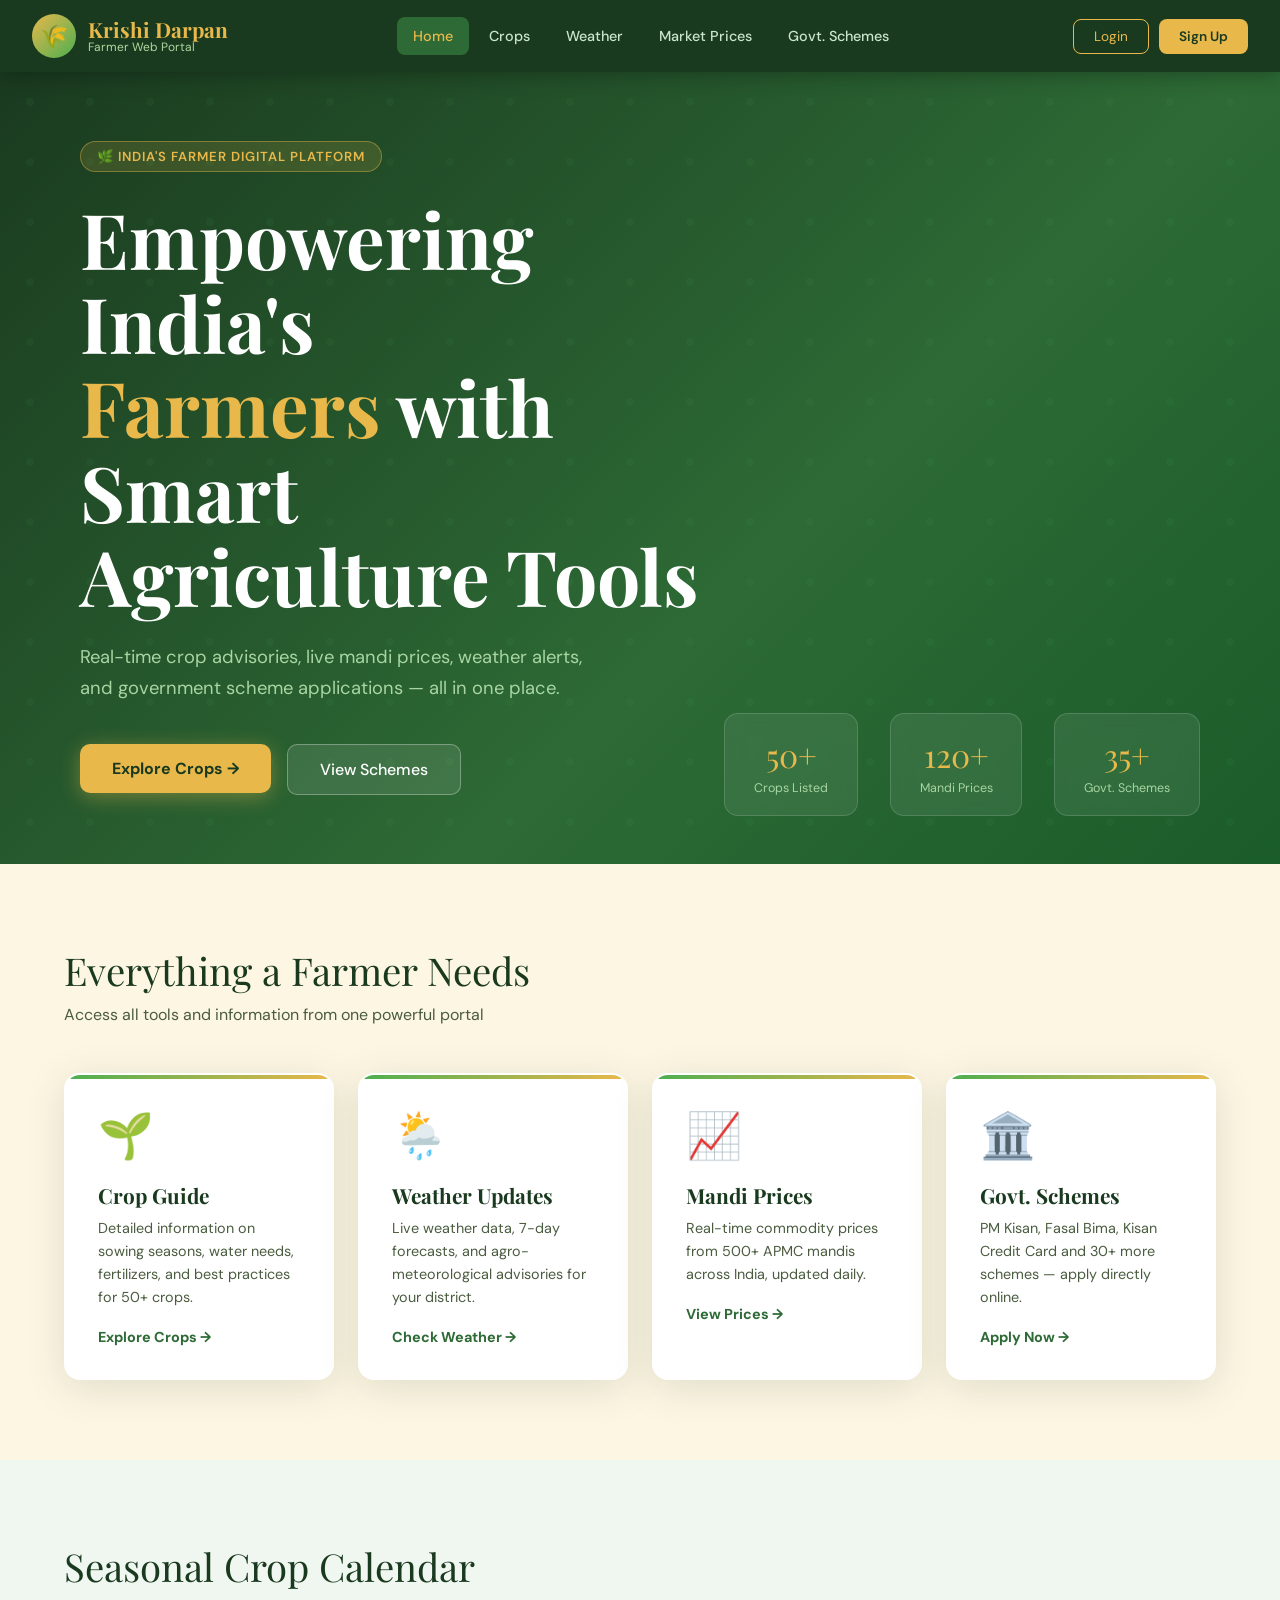
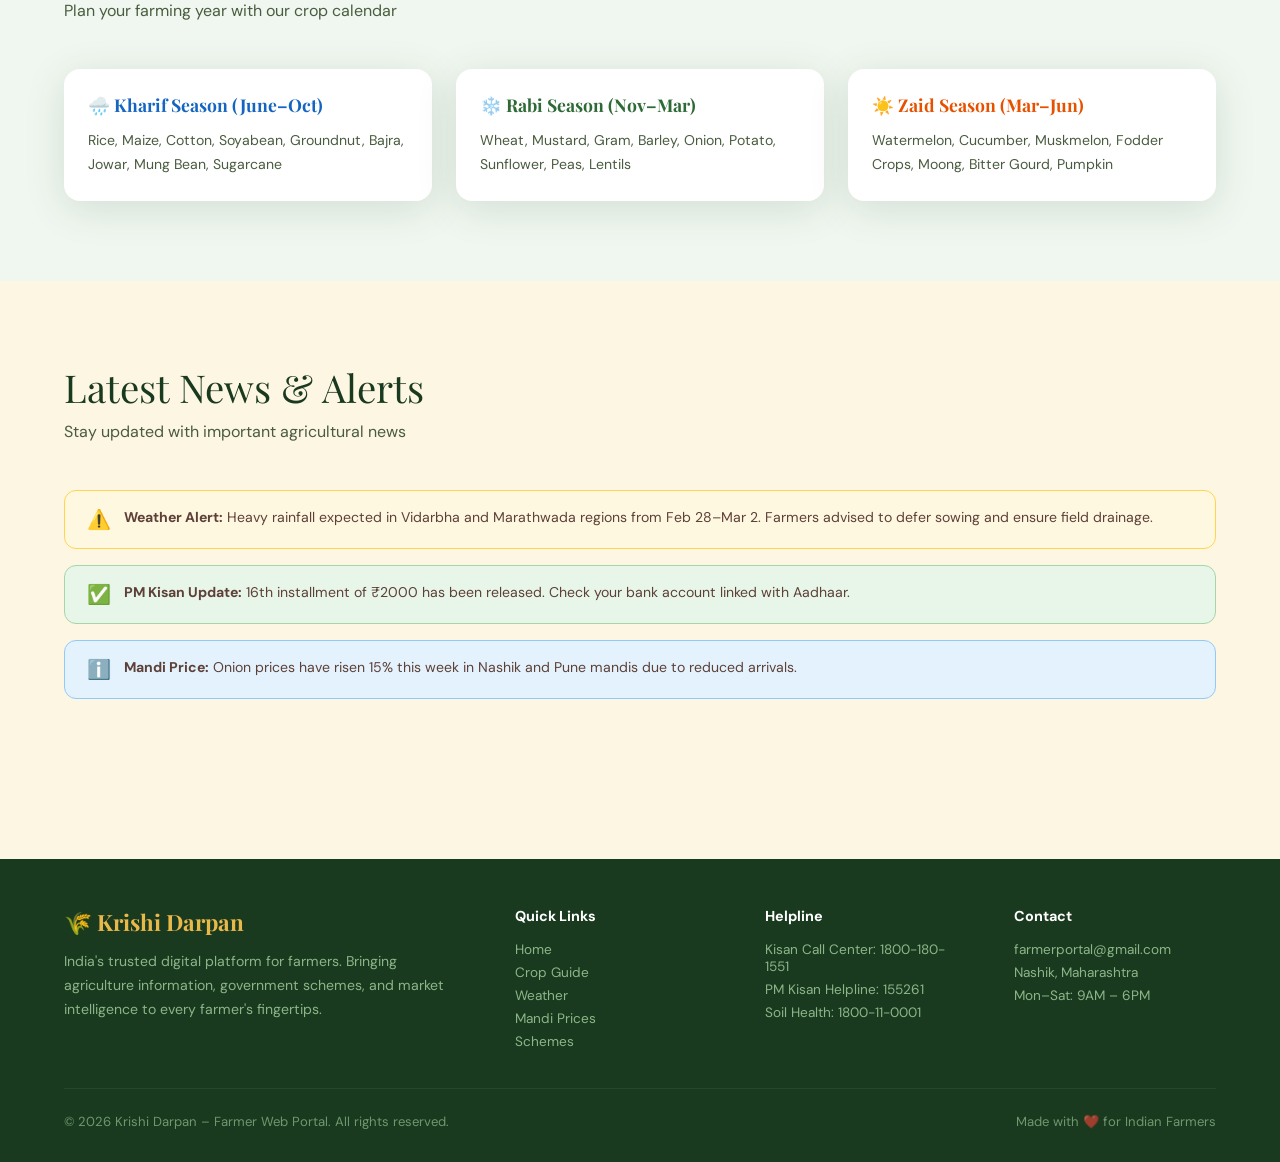
<file: index.html>
<!DOCTYPE html>
<html lang="en">
<head>
  <meta charset="UTF-8">
  <meta name="viewport" content="width=device-width, initial-scale=1.0">
  <title>Krishi Darpan – Farmer Web Portal</title>
  <link rel="stylesheet" href="css/style.css">
  <link rel="stylesheet" href="css/home.css">
</head>
<body>  
  

<!-- Hero Section -->
<section class="hero">
  <div class="hero-badge">🌿 India's Farmer Digital Platform</div>
  <h1>Empowering India's<br><em>Farmers</em> with Smart<br>Agriculture Tools</h1>
  <p>Real-time crop advisories, live mandi prices, weather alerts, and government scheme applications — all in one place.</p>
  <div class="hero-btns">
    <a href="pages/crops.html"><button class="btn-primary">Explore Crops →</button></a>
    <a href="pages/schemes.html"><button class="btn-secondary">View Schemes</button></a>
  </div>
  <div class="hero-stats">
    <div class="stat-card"><div class="num">50+</div><div class="lbl">Crops Listed</div></div>
    <div class="stat-card"><div class="num">120+</div><div class="lbl">Mandi Prices</div></div>
    <div class="stat-card"><div class="num">35+</div><div class="lbl">Govt. Schemes</div></div>
  </div>
</section>

<!-- Feature Cards -->
<section class="section">
  <div class="section-title">Everything a Farmer Needs</div>
  <div class="section-sub">Access all tools and information from one powerful portal</div>
  <div class="feature-grid">
    <a href="pages/crops.html" class="feature-card">
      <span class="icon">🌱</span>
      <h3>Crop Guide</h3>
      <p>Detailed information on sowing seasons, water needs, fertilizers, and best practices for 50+ crops.</p>
      <div class="arrow">Explore Crops →</div>
    </a>
    <a href="pages/weather.html" class="feature-card">
      <span class="icon">🌦️</span>
      <h3>Weather Updates</h3>
      <p>Live weather data, 7-day forecasts, and agro-meteorological advisories for your district.</p>
      <div class="arrow">Check Weather →</div>
    </a>
    <a href="pages/market.html" class="feature-card">
      <span class="icon">📈</span>
      <h3>Mandi Prices</h3>
      <p>Real-time commodity prices from 500+ APMC mandis across India, updated daily.</p>
      <div class="arrow">View Prices →</div>
    </a>
    <a href="pages/schemes.html" class="feature-card">
      <span class="icon">🏛️</span>
      <h3>Govt. Schemes</h3>
      <p>PM Kisan, Fasal Bima, Kisan Credit Card and 30+ more schemes — apply directly online.</p>
      <div class="arrow">Apply Now →</div>
    </a>
  </div>
</section>

<!-- Crop Calendar -->
<section class="section" style="background:#f0f7f0;margin:0;">
  <div class="section-title">Seasonal Crop Calendar</div>
  <div class="section-sub">Plan your farming year with our crop calendar</div>
  <div class="feature-grid">
    <div class="calendar-card">
      <h3 style="color:#1565c0;">🌧️ Kharif Season (June–Oct)</h3>
      <p>Rice, Maize, Cotton, Soyabean, Groundnut, Bajra, Jowar, Mung Bean, Sugarcane</p>
    </div>
    <div class="calendar-card">
      <h3 style="color:#2d6a35;">❄️ Rabi Season (Nov–Mar)</h3>
      <p>Wheat, Mustard, Gram, Barley, Onion, Potato, Sunflower, Peas, Lentils</p>
    </div>
    <div class="calendar-card">
      <h3 style="color:#e65100;">☀️ Zaid Season (Mar–Jun)</h3>
      <p>Watermelon, Cucumber, Muskmelon, Fodder Crops, Moong, Bitter Gourd, Pumpkin</p>
    </div>
  </div>
</section>

<!-- News & Alerts -->
<section class="section">
  <div class="section-title">Latest News &amp; Alerts</div>
  <div class="section-sub">Stay updated with important agricultural news</div>
  <div class="alert-box">
    <span class="a-icon">⚠️</span>
    <p><strong>Weather Alert:</strong> Heavy rainfall expected in Vidarbha and Marathwada regions from Feb 28–Mar 2. Farmers advised to defer sowing and ensure field drainage.</p>
  </div>
  <div class="alert-box" style="background:#e8f5e9;border-color:#a5d6a7;">
    <span class="a-icon">✅</span>
    <p><strong>PM Kisan Update:</strong> 16th installment of ₹2000 has been released. Check your bank account linked with Aadhaar.</p>
  </div>
  <div class="alert-box" style="background:#e3f2fd;border-color:#90caf9;">
    <span class="a-icon">ℹ️</span>
    <p><strong>Mandi Price:</strong> Onion prices have risen 15% this week in Nashik and Pune mandis due to reduced arrivals.</p>
  </div>
</section>

<script src="js/layout.js"></script>
<script src="js/common.js"></script>
</body>
</html>
</file>
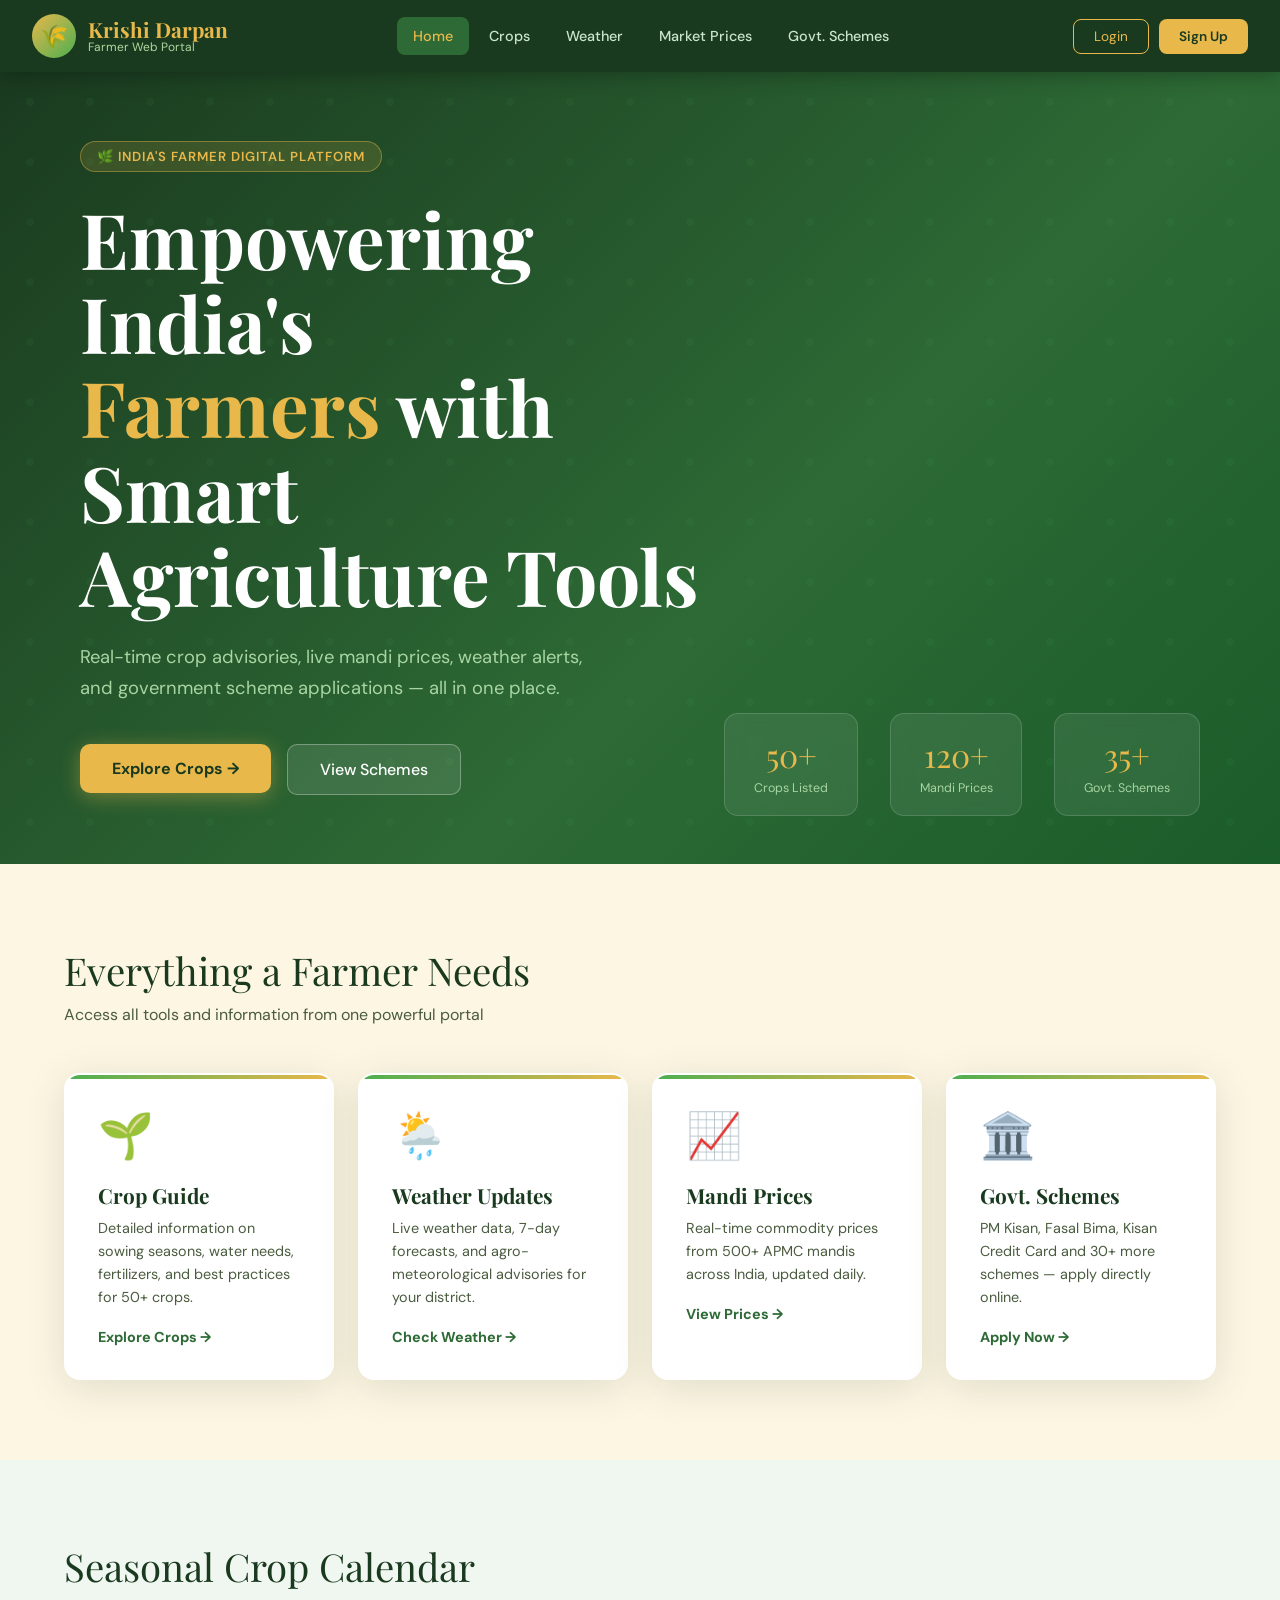
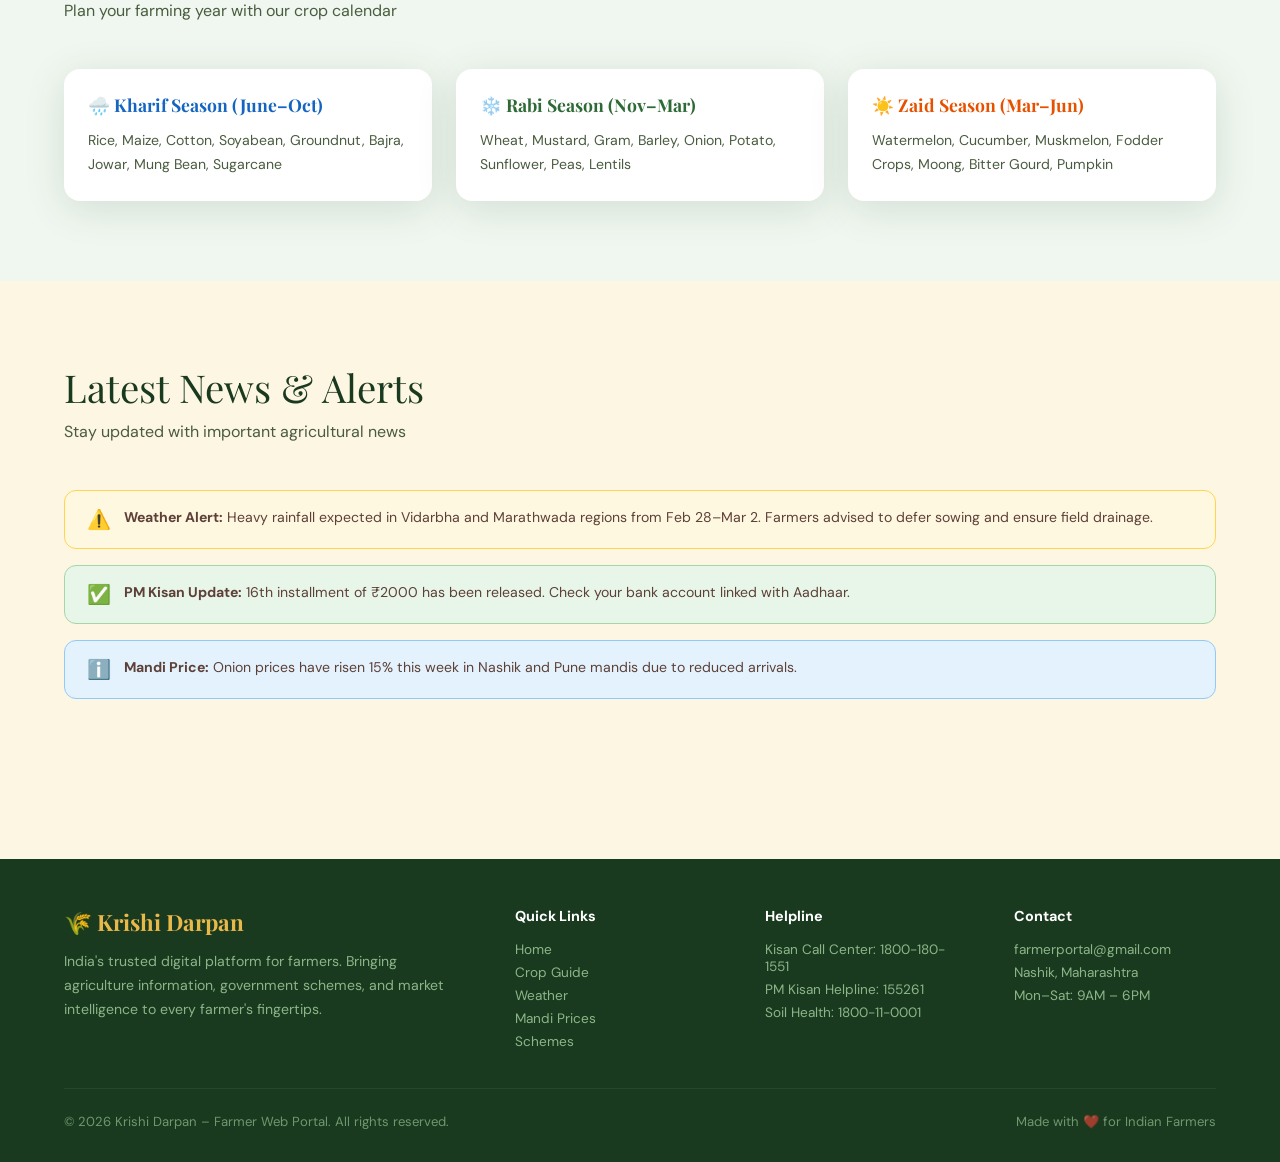
<file: farmer-portal/farmer-portal/index.html>
<!DOCTYPE html>
<html lang="en">
<head>
  <meta charset="UTF-8">
  <meta name="viewport" content="width=device-width, initial-scale=1.0">
  <title>Krishi Darpan – Farmer Web Portal</title>
  <link rel="stylesheet" href="css/style.css">
  <link rel="stylesheet" href="css/home.css">
</head>
<body>

<!-- Hero Section -->
<section class="hero">
  <div class="hero-badge">🌿 India's Farmer Digital Platform</div>
  <h1>Empowering India's<br><em>Farmers</em> with Smart<br>Agriculture Tools</h1>
  <p>Real-time crop advisories, live mandi prices, weather alerts, and government scheme applications — all in one place.</p>
  <div class="hero-btns">
    <a href="pages/crops.html"><button class="btn-primary">Explore Crops →</button></a>
    <a href="pages/schemes.html"><button class="btn-secondary">View Schemes</button></a>
  </div>
  <div class="hero-stats">
    <div class="stat-card"><div class="num">50+</div><div class="lbl">Crops Listed</div></div>
    <div class="stat-card"><div class="num">120+</div><div class="lbl">Mandi Prices</div></div>
    <div class="stat-card"><div class="num">35+</div><div class="lbl">Govt. Schemes</div></div>
  </div>
</section>

<!-- Feature Cards -->
<section class="section">
  <div class="section-title">Everything a Farmer Needs</div>
  <div class="section-sub">Access all tools and information from one powerful portal</div>
  <div class="feature-grid">
    <a href="pages/crops.html" class="feature-card">
      <span class="icon">🌱</span>
      <h3>Crop Guide</h3>
      <p>Detailed information on sowing seasons, water needs, fertilizers, and best practices for 50+ crops.</p>
      <div class="arrow">Explore Crops →</div>
    </a>
    <a href="pages/weather.html" class="feature-card">
      <span class="icon">🌦️</span>
      <h3>Weather Updates</h3>
      <p>Live weather data, 7-day forecasts, and agro-meteorological advisories for your district.</p>
      <div class="arrow">Check Weather →</div>
    </a>
    <a href="pages/market.html" class="feature-card">
      <span class="icon">📈</span>
      <h3>Mandi Prices</h3>
      <p>Real-time commodity prices from 500+ APMC mandis across India, updated daily.</p>
      <div class="arrow">View Prices →</div>
    </a>
    <a href="pages/schemes.html" class="feature-card">
      <span class="icon">🏛️</span>
      <h3>Govt. Schemes</h3>
      <p>PM Kisan, Fasal Bima, Kisan Credit Card and 30+ more schemes — apply directly online.</p>
      <div class="arrow">Apply Now →</div>
    </a>
  </div>
</section>

<!-- Crop Calendar -->
<section class="section" style="background:#f0f7f0;margin:0;">
  <div class="section-title">Seasonal Crop Calendar</div>
  <div class="section-sub">Plan your farming year with our crop calendar</div>
  <div class="feature-grid">
    <div class="calendar-card">
      <h3 style="color:#1565c0;">🌧️ Kharif Season (June–Oct)</h3>
      <p>Rice, Maize, Cotton, Soyabean, Groundnut, Bajra, Jowar, Mung Bean, Sugarcane</p>
    </div>
    <div class="calendar-card">
      <h3 style="color:#2d6a35;">❄️ Rabi Season (Nov–Mar)</h3>
      <p>Wheat, Mustard, Gram, Barley, Onion, Potato, Sunflower, Peas, Lentils</p>
    </div>
    <div class="calendar-card">
      <h3 style="color:#e65100;">☀️ Zaid Season (Mar–Jun)</h3>
      <p>Watermelon, Cucumber, Muskmelon, Fodder Crops, Moong, Bitter Gourd, Pumpkin</p>
    </div>
  </div>
</section>

<!-- News & Alerts -->
<section class="section">
  <div class="section-title">Latest News &amp; Alerts</div>
  <div class="section-sub">Stay updated with important agricultural news</div>
  <div class="alert-box">
    <span class="a-icon">⚠️</span>
    <p><strong>Weather Alert:</strong> Heavy rainfall expected in Vidarbha and Marathwada regions from Feb 28–Mar 2. Farmers advised to defer sowing and ensure field drainage.</p>
  </div>
  <div class="alert-box" style="background:#e8f5e9;border-color:#a5d6a7;">
    <span class="a-icon">✅</span>
    <p><strong>PM Kisan Update:</strong> 16th installment of ₹2000 has been released. Check your bank account linked with Aadhaar.</p>
  </div>
  <div class="alert-box" style="background:#e3f2fd;border-color:#90caf9;">
    <span class="a-icon">ℹ️</span>
    <p><strong>Mandi Price:</strong> Onion prices have risen 15% this week in Nashik and Pune mandis due to reduced arrivals.</p>
  </div>
</section>

<script src="js/layout.js"></script>
<script src="js/common.js"></script>
</body>
</html>
</file>
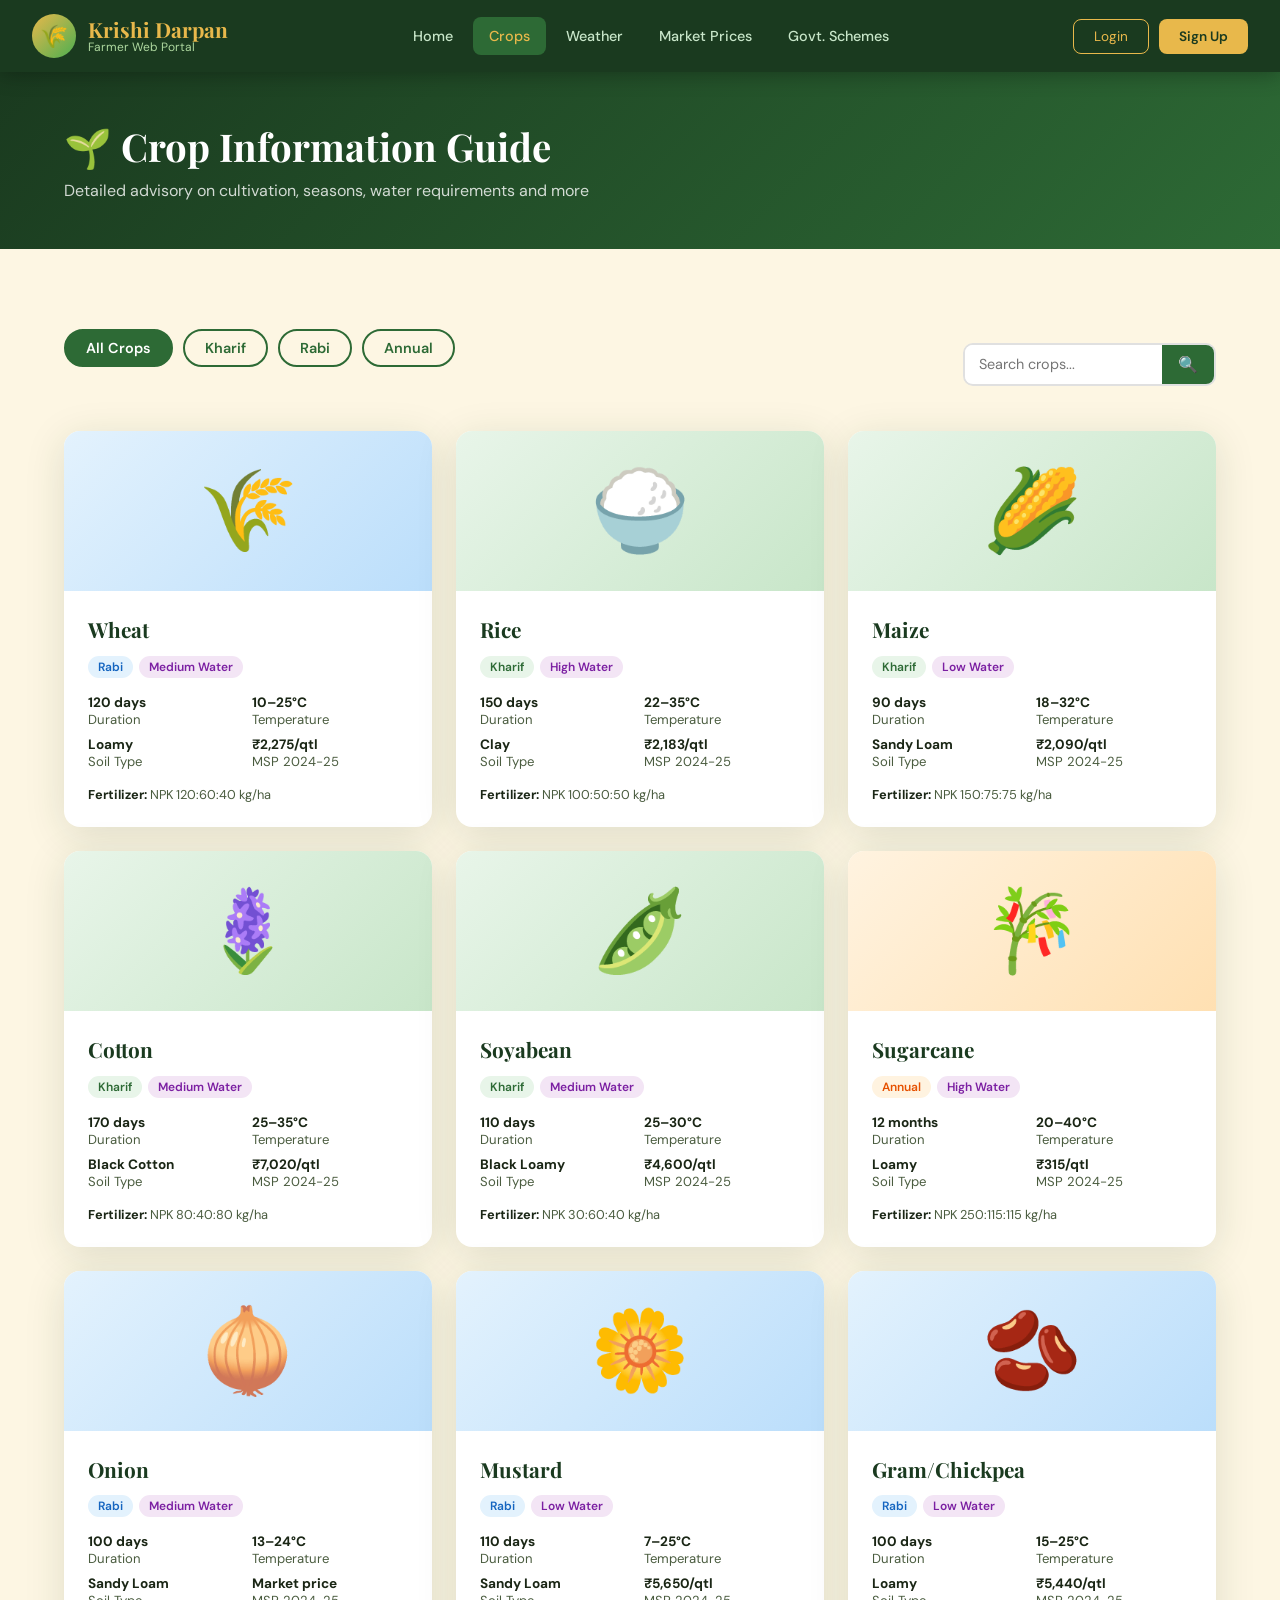
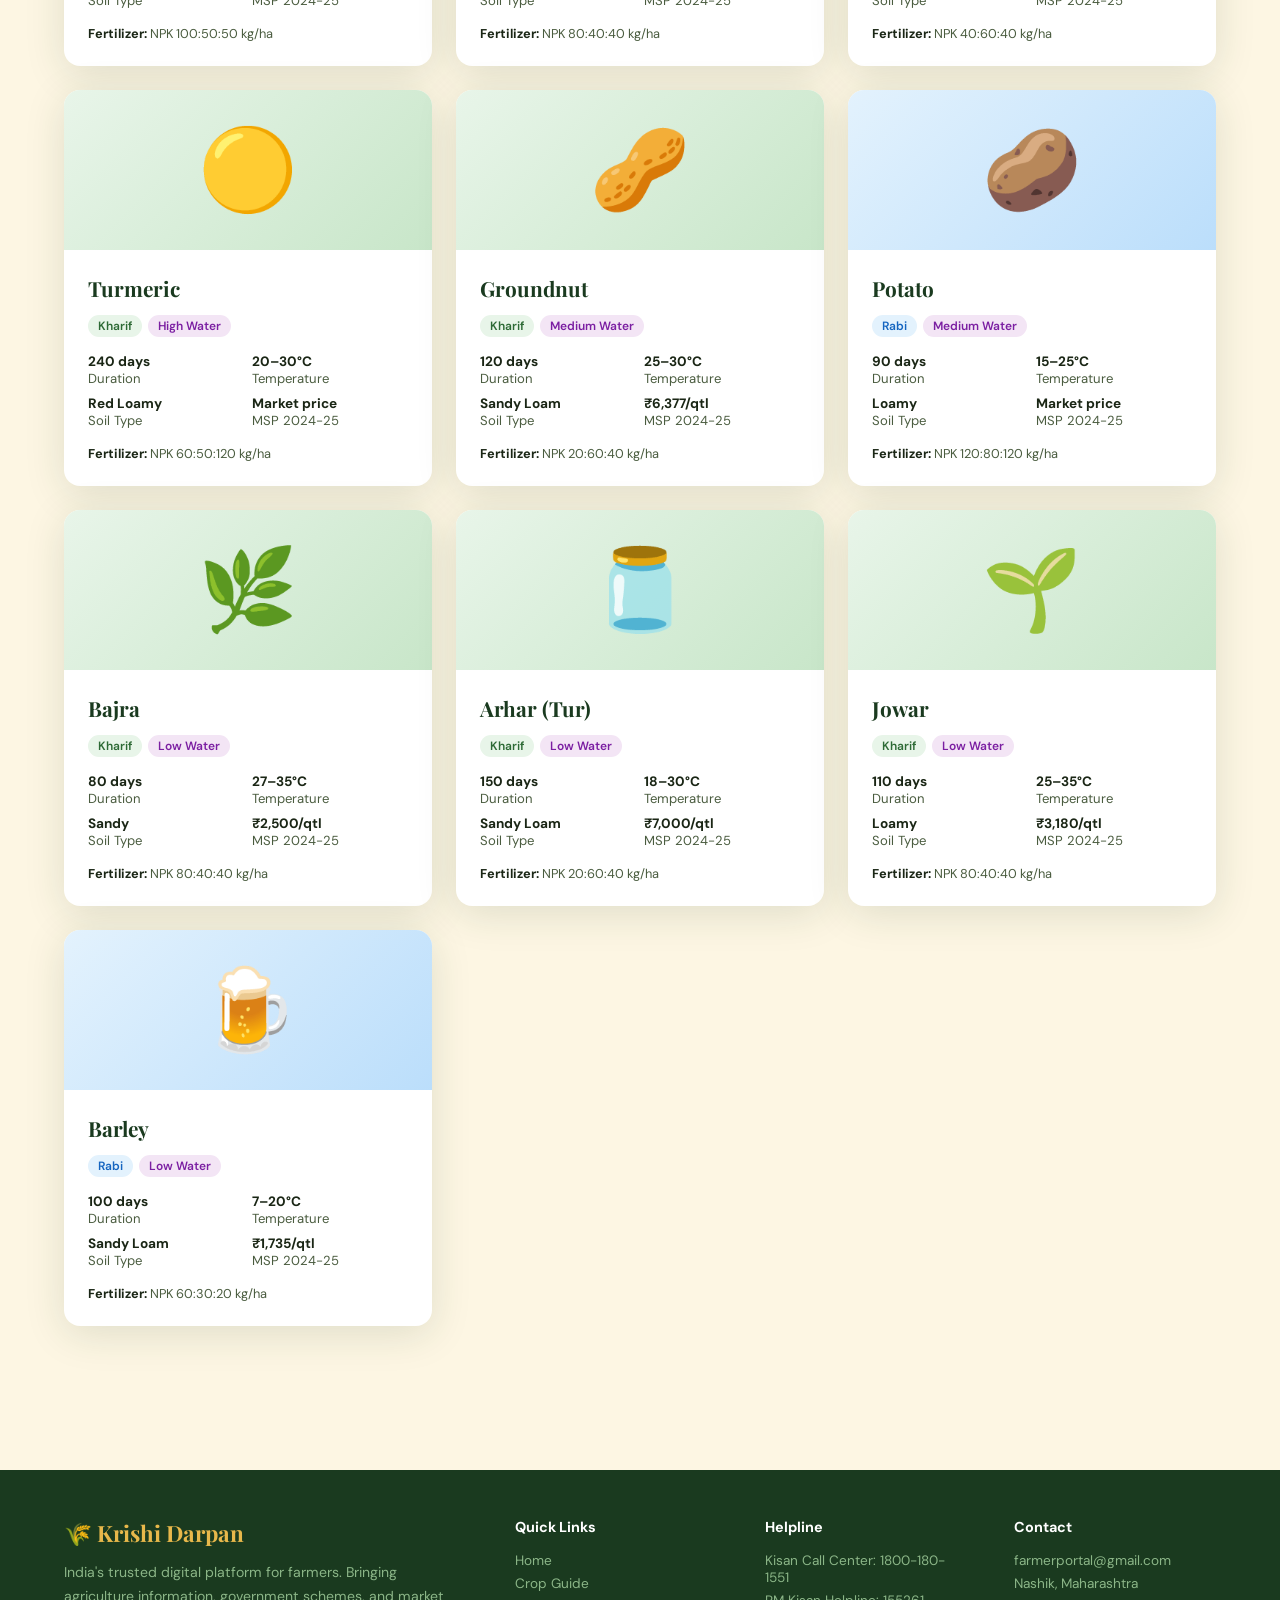
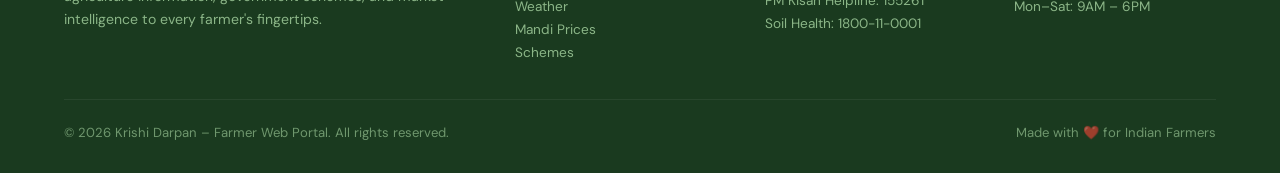
<file: pages/crops.html>
<!DOCTYPE html>
<html lang="en">
<head>
  <meta charset="UTF-8">
  <meta name="viewport" content="width=device-width, initial-scale=1.0">
  <title>Crops – Krishi Darpan</title>
  <link rel="stylesheet" href="../css/style.css">
  <link rel="stylesheet" href="../css/crops.css">
</head>
<body>

<div class="page-header">
  <h1>🌱 Crop Information Guide</h1>
  <p>Detailed advisory on cultivation, seasons, water requirements and more</p>
</div>

<section class="section">
  <div class="top-bar">
    <div class="crops-filter">
      <button class="filter-btn active" onclick="filterCrops('all', this)">All Crops</button>
      <button class="filter-btn" onclick="filterCrops('kharif', this)">Kharif</button>
      <button class="filter-btn" onclick="filterCrops('rabi', this)">Rabi</button>
      <button class="filter-btn" onclick="filterCrops('annual', this)">Annual</button>
    </div>
    <div class="search-bar">
      <input type="text" id="cropSearch" oninput="searchCrops()" placeholder="Search crops...">
      <button>🔍</button>
    </div>
  </div>
  <div class="crops-grid" id="cropsGrid"></div>
</section>

<script src="../js/layout.js"></script>
<script src="../js/common.js"></script>
<script src="../js/crops.js"></script>
</body>
</html>
</file>
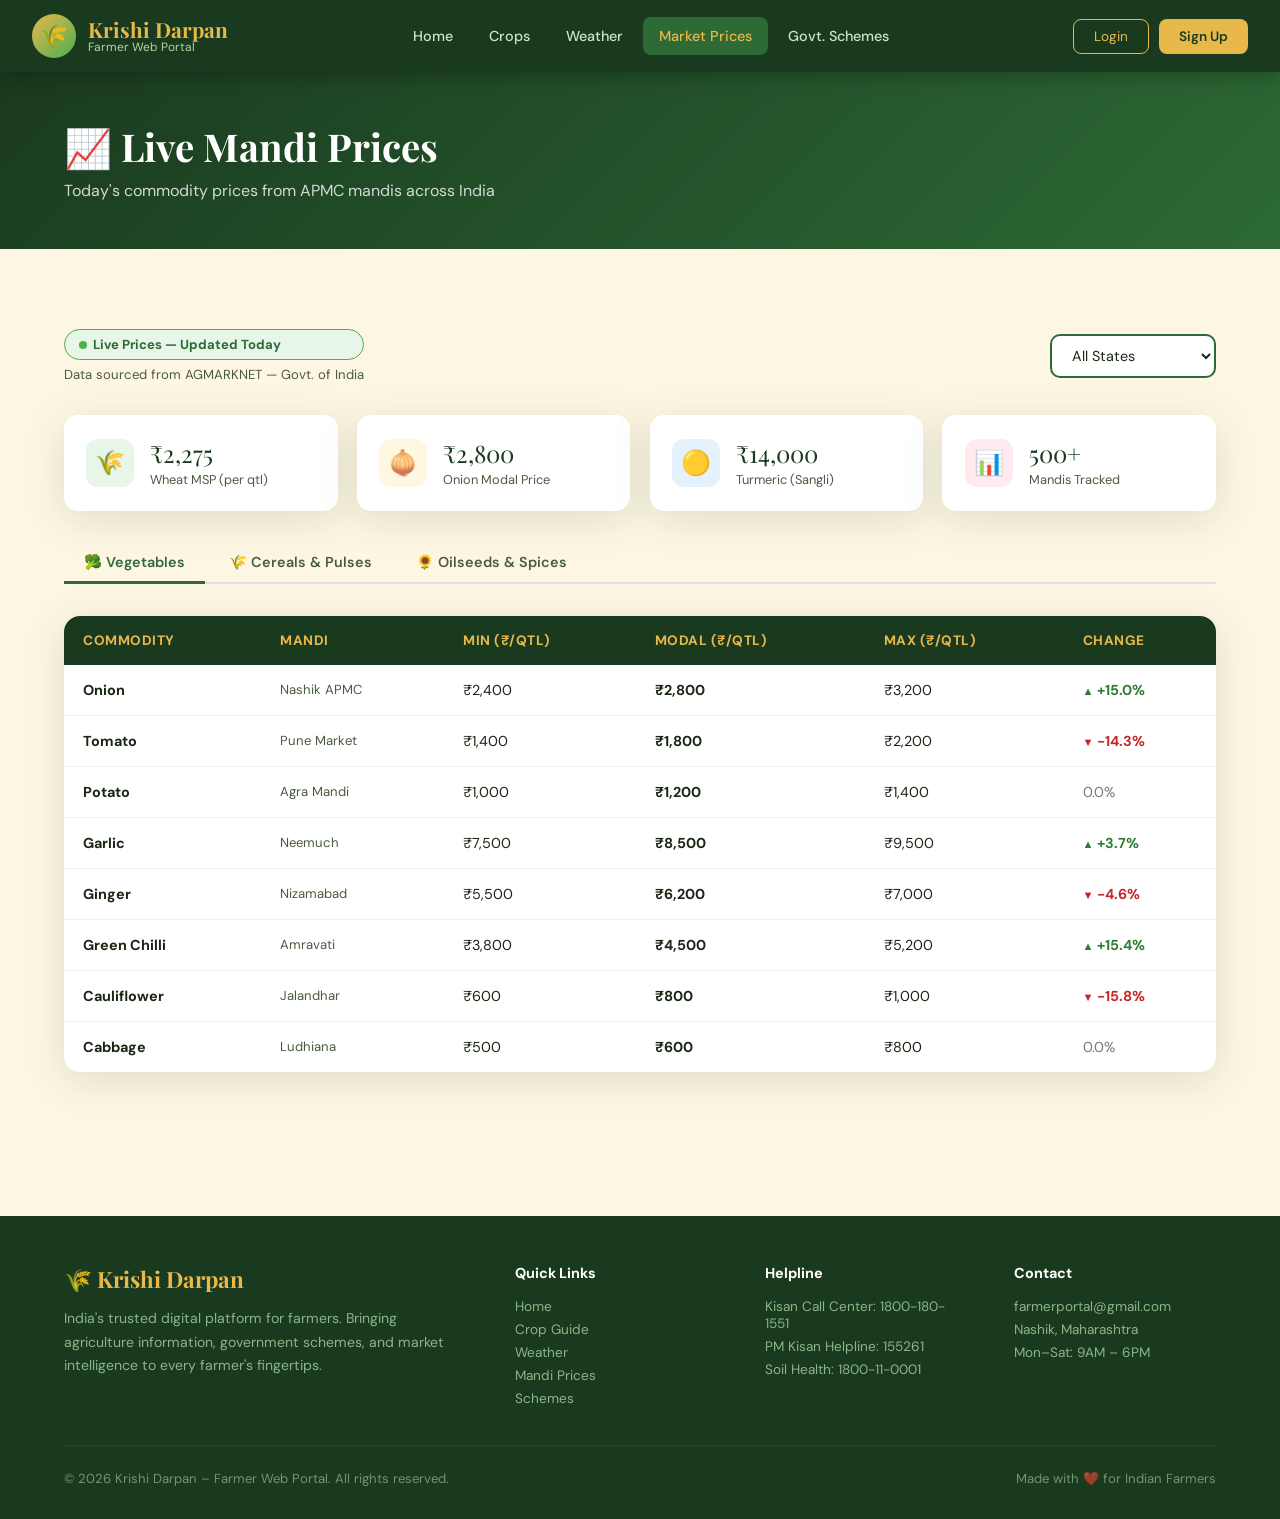
<file: pages/market.html>
<!DOCTYPE html>
<html lang="en">
<head>
  <meta charset="UTF-8">
  <meta name="viewport" content="width=device-width, initial-scale=1.0">
  <title>Market Prices – Krishi Darpan</title>
  <link rel="stylesheet" href="../css/style.css">
  <link rel="stylesheet" href="../css/market.css">
</head>
<body>

<div class="page-header">
  <h1>📈 Live Mandi Prices</h1>
  <p>Today's commodity prices from APMC mandis across India</p>
</div>

<section class="section">
  <div class="market-header">
    <div>
      <div class="live-badge"><span class="live-dot"></span> Live Prices — Updated Today</div>
      <p class="data-source">Data sourced from AGMARKNET — Govt. of India</p>
    </div>
    <select class="mandi-select" onchange="filterMarket(this.value)">
      <option value="all">All States</option>
      <option value="maharashtra">Maharashtra</option>
      <option value="punjab">Punjab</option>
      <option value="up">Uttar Pradesh</option>
      <option value="mp">Madhya Pradesh</option>
      <option value="haryana">Haryana</option>
    </select>
  </div>

  <div class="price-chart-row" id="marketStats"></div>

  <div class="tabs">
    <button class="tab active" onclick="switchTab('vegetables', this)">🥦 Vegetables</button>
    <button class="tab" onclick="switchTab('cereals', this)">🌾 Cereals &amp; Pulses</button>
    <button class="tab" onclick="switchTab('oilseeds', this)">🌻 Oilseeds &amp; Spices</button>
  </div>

  <div id="tab-vegetables" class="tab-content active">
    <div class="market-table-wrap"><table class="market-table" id="vegetableTable"></table></div>
  </div>
  <div id="tab-cereals" class="tab-content">
    <div class="market-table-wrap"><table class="market-table" id="cerealTable"></table></div>
  </div>
  <div id="tab-oilseeds" class="tab-content">
    <div class="market-table-wrap"><table class="market-table" id="oilseedTable"></table></div>
  </div>
</section>

<script src="../js/layout.js"></script>
<script src="../js/common.js"></script>
<script src="../js/market.js"></script>
</body>
</html>
</file>
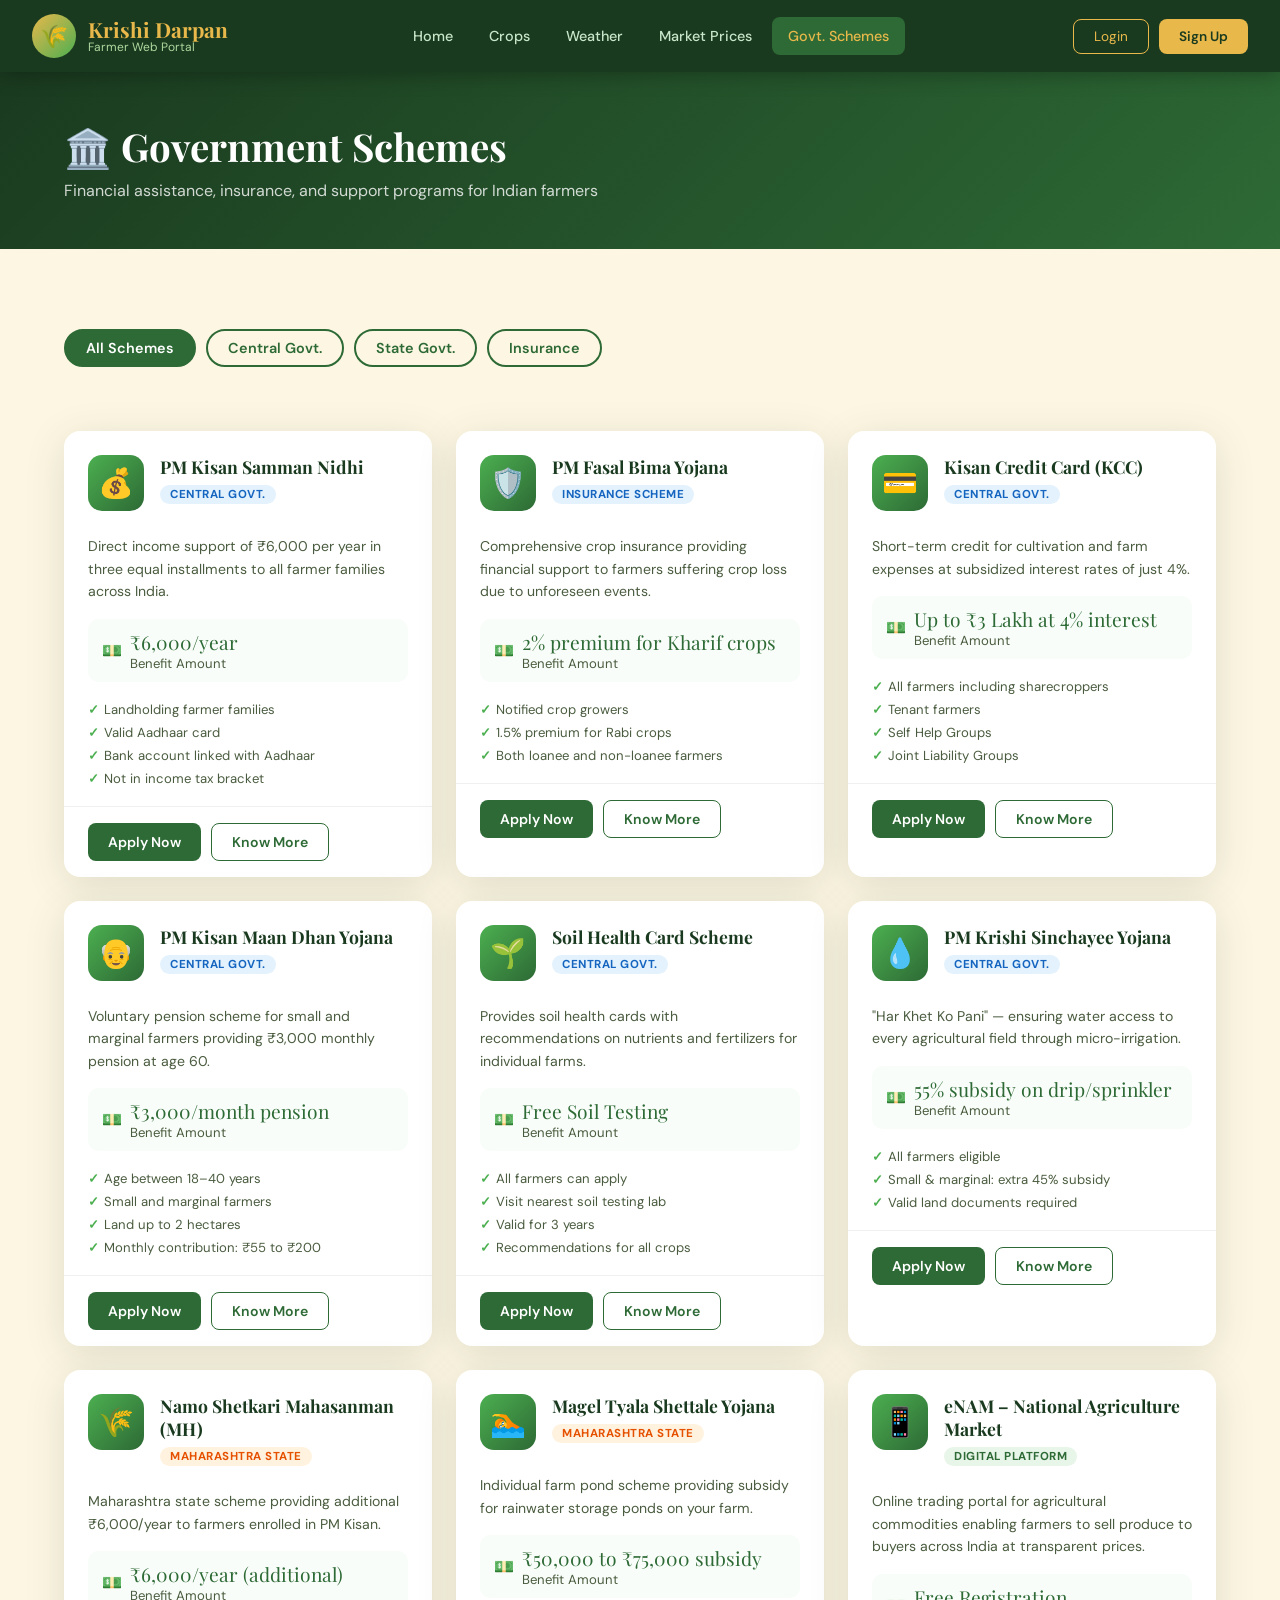
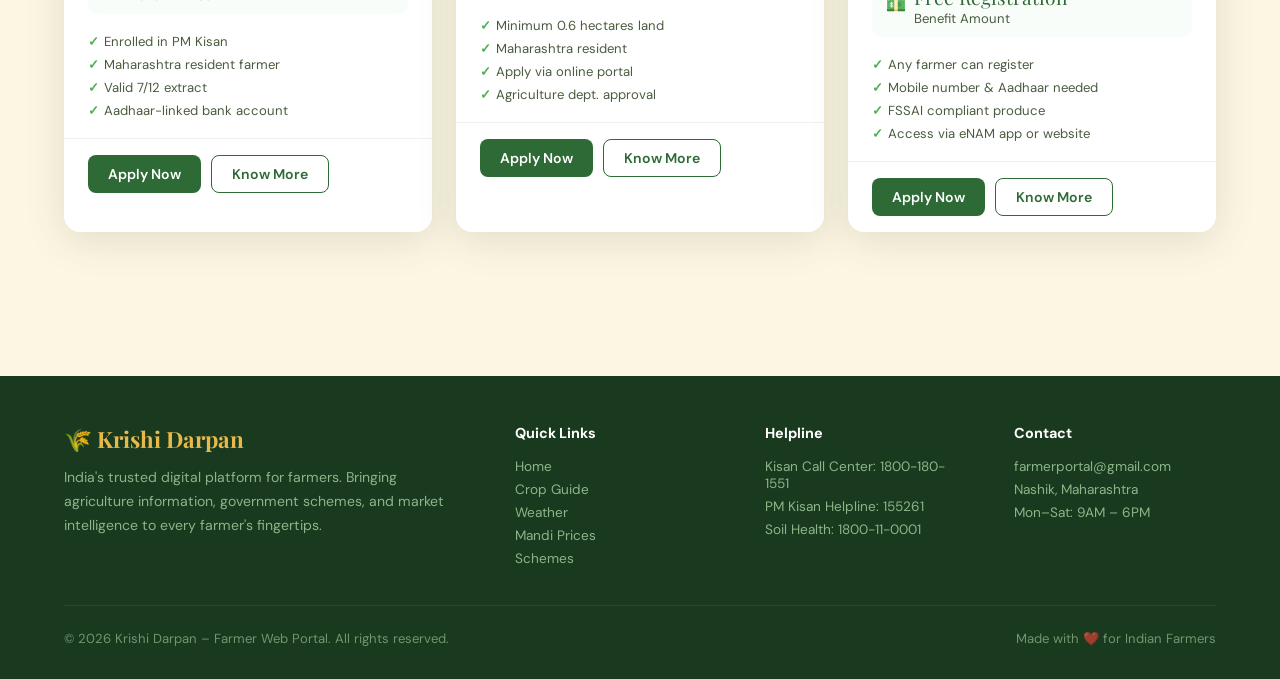
<file: pages/schemes.html>
<!DOCTYPE html>
<html lang="en">
<head>
  <meta charset="UTF-8">
  <meta name="viewport" content="width=device-width, initial-scale=1.0">
  <title>Govt. Schemes – Krishi Darpan</title>
  <link rel="stylesheet" href="../css/style.css">
  <link rel="stylesheet" href="../css/schemes.css">
</head>
<body>

<div class="page-header">
  <h1>🏛️ Government Schemes</h1>
  <p>Financial assistance, insurance, and support programs for Indian farmers</p>
</div>

<section class="section">
  <div class="top-bar">
    <div class="crops-filter">
      <button class="filter-btn active" onclick="filterSchemes('all', this)">All Schemes</button>
      <button class="filter-btn" onclick="filterSchemes('central', this)">Central Govt.</button>
      <button class="filter-btn" onclick="filterSchemes('state', this)">State Govt.</button>
      <button class="filter-btn" onclick="filterSchemes('insurance', this)">Insurance</button>
    </div>
  </div>
  <div class="schemes-grid" id="schemesGrid"></div>
</section>

<!-- Apply Modal -->
<div class="modal-overlay" id="modal-apply">
  <div class="modal">
    <button class="modal-close" onclick="closeModal('apply')">✕</button>
    <h3 id="applyTitle">Apply for Scheme</h3>
    <div class="form-group"><label>Full Name</label><input type="text" placeholder="As per Aadhaar card"></div>
    <div class="form-group"><label>Aadhaar Number</label><input type="text" placeholder="12-digit Aadhaar number"></div>
    <div class="form-group"><label>Bank Account Number</label><input type="text" placeholder="Linked bank account"></div>
    <div class="form-group"><label>Land holding (in acres)</label><input type="number" placeholder="e.g. 2.5"></div>
    <button class="form-submit" onclick="submitApplication()">Submit Application</button>
  </div>
</div>

<script src="../js/layout.js"></script>
<script src="../js/common.js"></script>
<script src="../js/schemes.js"></script>
</body>
</html>
</file>
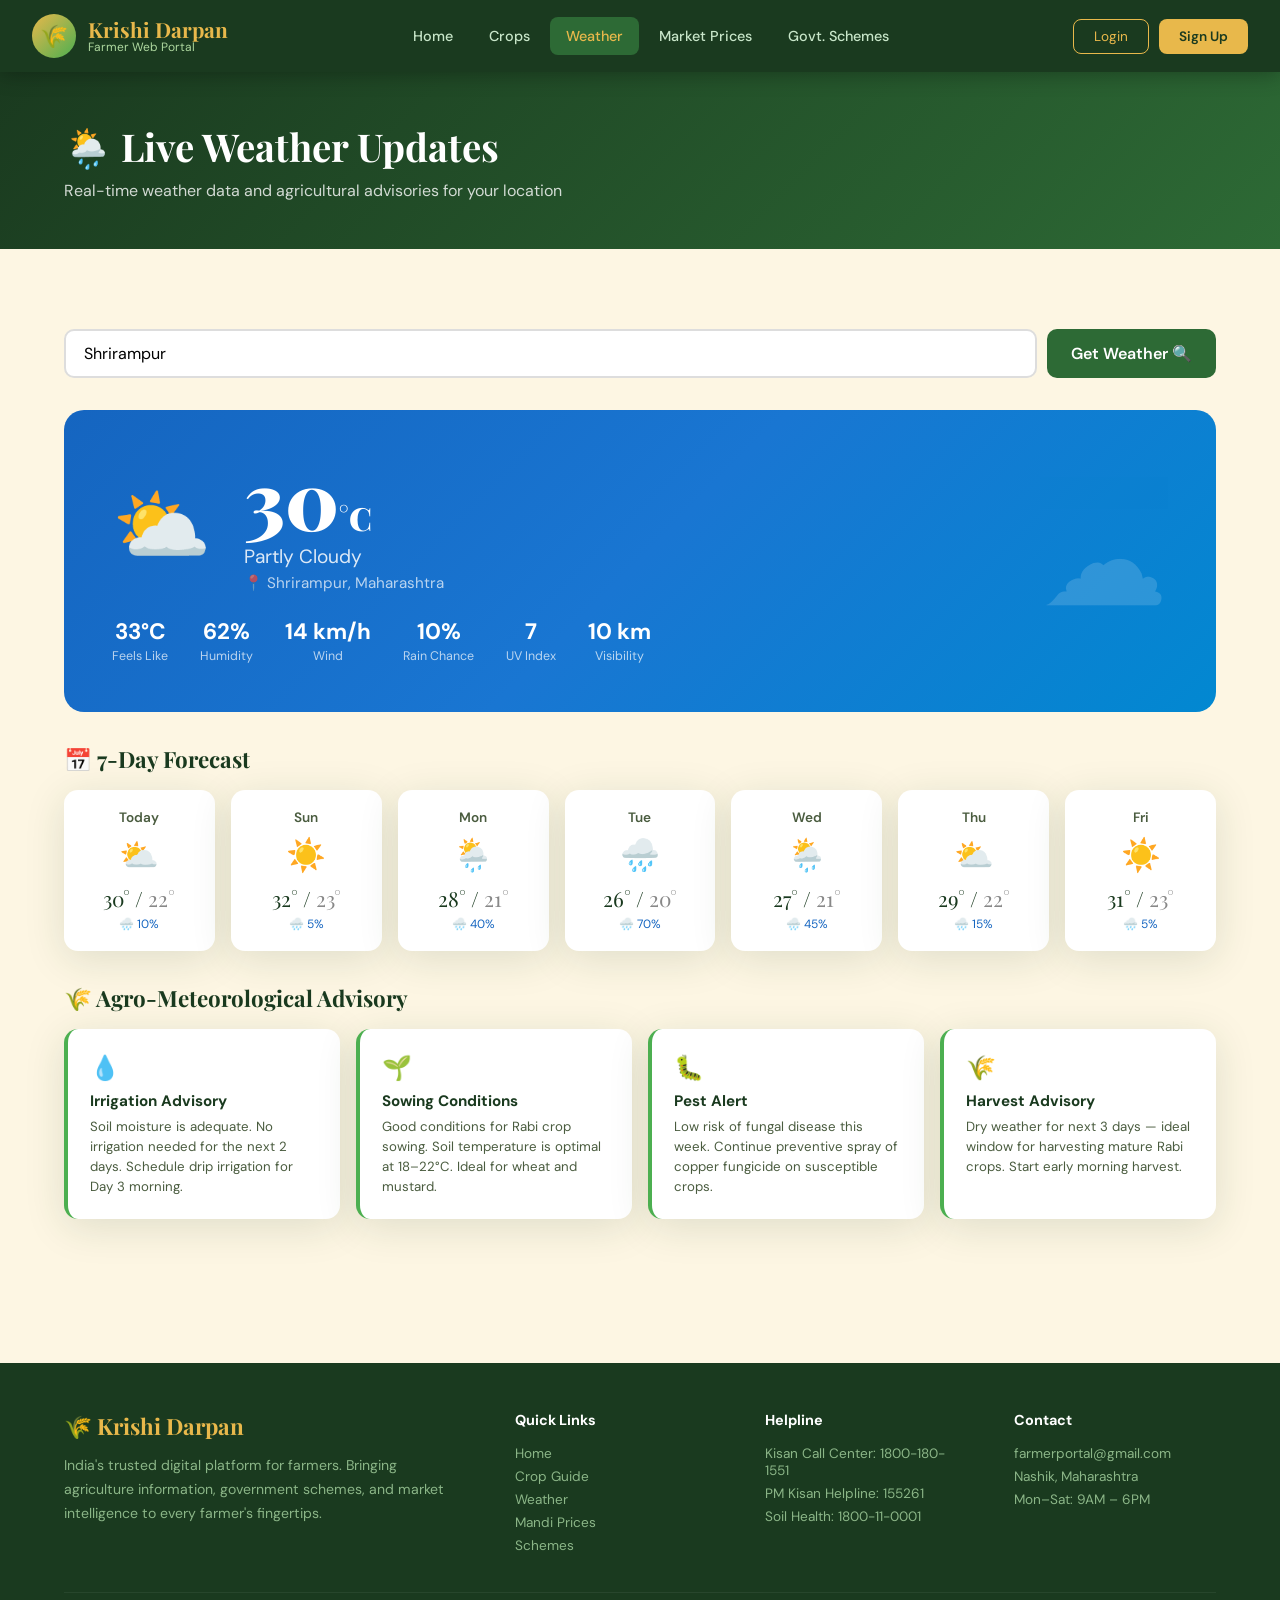
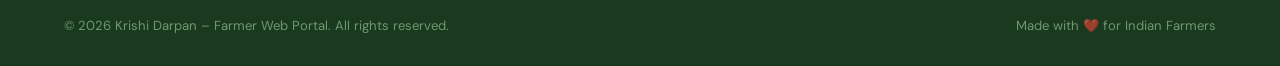
<file: pages/weather.html>
<!DOCTYPE html>
<html lang="en">
<head>
  <meta charset="UTF-8">
  <meta name="viewport" content="width=device-width, initial-scale=1.0">
  <title>Weather – Krishi Darpan</title>
  <link rel="stylesheet" href="../css/style.css">
  <link rel="stylesheet" href="../css/weather.css">
</head>
<body>

<div class="page-header">
  <h1>🌦️ Live Weather Updates</h1>
  <p>Real-time weather data and agricultural advisories for your location</p>
</div>

<section class="section">
  <div class="weather-search">
    <input type="text" id="cityInput" placeholder="Enter city (e.g. Nashik, Pune, Nagpur...)" value="Shrirampur">
    <button onclick="fetchWeather()">Get Weather 🔍</button>
  </div>

  <div id="weatherDisplay">
    <div class="loading">Loading weather data</div>
  </div>

  <h3 class="sub-heading">📅 7-Day Forecast</h3>
  <div class="forecast-grid" id="forecastGrid"></div>

  <h3 class="sub-heading">🌾 Agro-Meteorological Advisory</h3>
  <div class="agro-tips" id="agroTips"></div>
</section>

<script src="../js/layout.js"></script>
<script src="../js/common.js"></script>
<script src="../js/weather.js"></script>
</body>
</html>
</file>
<file: css/style.css>
@import url('https://fonts.googleapis.com/css2?family=Playfair+Display:wght@700;900&family=DM+Sans:wght@300;400;500;600&display=swap');

:root {
  --green-dark: #1a3a1f;
  --green-mid: #2d6a35;
  --green-light: #4caf50;
  --gold: #e8b84b;
  --gold-light: #f5d98c;
  --cream: #fdf6e3;
  --brown: #6b4c1e;
  --white: #ffffff;
  --text: #1a2615;
  --text-light: #4a5c3f;
  --shadow: 0 8px 40px rgba(26,58,31,0.13);
  --radius: 16px;
}

* { margin: 0; padding: 0; box-sizing: border-box; }
html { scroll-behavior: smooth; }
body {
  font-family: 'DM Sans', sans-serif;
  background: var(--cream);
  color: var(--text);
  min-height: 100vh;
}

/* ===== NAVBAR ===== */
nav {
  position: sticky; top: 0; z-index: 999;
  background: var(--green-dark);
  display: flex; align-items: center; justify-content: space-between;
  padding: 0 2rem;
  box-shadow: 0 2px 20px rgba(0,0,0,0.3);
}
.nav-brand {
  display: flex; align-items: center; gap: 12px;
  padding: 14px 0;
}
.nav-brand .logo-icon {
  width: 44px; height: 44px;
  background: linear-gradient(135deg, var(--gold), var(--green-light));
  border-radius: 50%;
  display: flex; align-items: center; justify-content: center;
  font-size: 1.4rem;
}
.nav-brand h2 {
  font-family: 'Playfair Display', serif;
  color: var(--gold);
  font-size: 1.3rem;
  line-height: 1.1;
}
.nav-brand span {
  color: #aed89f; font-size: 0.75rem;
  display: block; font-family: 'DM Sans', sans-serif; font-weight: 400;
}
.nav-links { display: flex; list-style: none; gap: 4px; }
.nav-links li a {
  color: #c8e6c9;
  text-decoration: none;
  padding: 10px 16px;
  border-radius: 8px;
  font-size: 0.9rem;
  font-weight: 500;
  cursor: pointer;
  transition: all 0.2s;
  display: block;
}
.nav-links li a:hover,
.nav-links li a.active {
  background: var(--green-mid);
  color: var(--gold);
}
.nav-auth { display: flex; gap: 10px; }
.btn-login {
  color: var(--gold);
  border: 1px solid var(--gold);
  padding: 8px 20px;
  border-radius: 8px;
  font-size: 0.85rem;
  cursor: pointer;
  background: transparent;
  font-family: 'DM Sans', sans-serif;
  transition: all 0.2s;
}
.btn-login:hover { background: var(--gold); color: var(--green-dark); }
.btn-signup {
  background: var(--gold);
  color: var(--green-dark);
  border: none;
  padding: 8px 20px;
  border-radius: 8px;
  font-size: 0.85rem;
  font-weight: 600;
  cursor: pointer;
  font-family: 'DM Sans', sans-serif;
  transition: all 0.2s;
}
.btn-signup:hover { background: var(--gold-light); }

/* ===== SECTION ===== */
.section { padding: 5rem 4rem; }
.section-title {
  font-family: 'Playfair Display', serif;
  font-size: 2.4rem;
  color: var(--green-dark);
  margin-bottom: 0.5rem;
}
.section-sub { color: var(--text-light); margin-bottom: 3rem; font-size: 1rem; }

/* ===== PAGE HEADER ===== */
.page-header {
  background: linear-gradient(135deg, var(--green-dark), var(--green-mid));
  padding: 3rem 4rem;
  color: white;
}
.page-header h1 {
  font-family: 'Playfair Display', serif;
  font-size: 2.4rem;
  margin-bottom: 0.5rem;
}
.page-header p { opacity: 0.8; font-size: 1rem; }

/* ===== MODAL ===== */
.modal-overlay {
  display: none;
  position: fixed; inset: 0; z-index: 9999;
  background: rgba(0,0,0,0.5);
  backdrop-filter: blur(4px);
  align-items: center; justify-content: center;
}
.modal-overlay.open { display: flex; }
.modal {
  background: white;
  border-radius: 20px;
  max-width: 480px;
  width: 90%;
  padding: 2.5rem;
  position: relative;
  animation: modalIn 0.3s ease;
}
@keyframes modalIn {
  from { transform: scale(0.95); opacity: 0; }
  to { transform: scale(1); opacity: 1; }
}
.modal-close {
  position: absolute; top: 1.2rem; right: 1.2rem;
  background: #f0f0f0;
  border: none; border-radius: 50%;
  width: 32px; height: 32px;
  cursor: pointer; font-size: 1rem;
  display: flex; align-items: center; justify-content: center;
}
.modal h3 {
  font-family: 'Playfair Display', serif;
  font-size: 1.5rem;
  color: var(--green-dark);
  margin-bottom: 1.5rem;
}
.form-group { margin-bottom: 1.2rem; }
.form-group label {
  display: block; font-size: 0.85rem;
  font-weight: 600; color: var(--text); margin-bottom: 6px;
}
.form-group input,
.form-group select,
.form-group textarea {
  width: 100%;
  padding: 10px 14px;
  border: 2px solid #e0e0e0;
  border-radius: 10px;
  font-family: 'DM Sans', sans-serif;
  font-size: 0.9rem;
  outline: none;
  transition: border 0.2s;
}
.form-group input:focus,
.form-group select:focus,
.form-group textarea:focus { border-color: var(--green-mid); }
.form-submit {
  width: 100%;
  background: var(--green-mid);
  color: white;
  border: none;
  padding: 13px;
  border-radius: 10px;
  font-size: 1rem;
  font-weight: 700;
  cursor: pointer;
  font-family: 'DM Sans', sans-serif;
  transition: all 0.2s;
  margin-top: 0.5rem;
}
.form-submit:hover { background: var(--green-dark); }

/* ===== TOAST ===== */
#toast {
  position: fixed;
  bottom: 2rem; right: 2rem;
  background: var(--green-dark);
  color: white;
  padding: 14px 24px;
  border-radius: 12px;
  font-size: 0.9rem;
  z-index: 99999;
  opacity: 0;
  transform: translateY(20px);
  transition: all 0.3s;
  pointer-events: none;
}
#toast.show { opacity: 1; transform: translateY(0); }

/* ===== FILTER / SEARCH ===== */
.crops-filter { display: flex; gap: 10px; flex-wrap: wrap; margin-bottom: 2rem; }
.filter-btn {
  padding: 8px 20px;
  border-radius: 20px;
  border: 2px solid var(--green-mid);
  background: transparent;
  color: var(--green-mid);
  font-family: 'DM Sans', sans-serif;
  font-size: 0.9rem;
  font-weight: 600;
  cursor: pointer;
  transition: all 0.2s;
}
.filter-btn.active, .filter-btn:hover {
  background: var(--green-mid); color: white;
}
.search-bar {
  display: flex; align-items: center;
  background: white;
  border: 2px solid #e0e0e0;
  border-radius: 10px;
  overflow: hidden;
  max-width: 400px;
}
.search-bar input {
  flex: 1; border: none; outline: none;
  padding: 10px 14px;
  font-family: 'DM Sans', sans-serif; font-size: 0.9rem;
}
.search-bar button {
  background: var(--green-mid);
  border: none; color: white;
  padding: 10px 16px; cursor: pointer; font-size: 1rem;
}
.top-bar {
  display: flex; justify-content: space-between;
  align-items: center; margin-bottom: 2rem; flex-wrap: wrap; gap: 1rem;
}

/* ===== ALERT BOX ===== */
.alert-box {
  background: #fff8e1;
  border: 1px solid #ffd54f;
  border-radius: 12px;
  padding: 1rem 1.4rem;
  margin-bottom: 1rem;
  display: flex; align-items: flex-start; gap: 0.8rem;
}
.alert-box .a-icon { font-size: 1.2rem; }
.alert-box p { font-size: 0.88rem; color: #5d4037; line-height: 1.5; }

/* ===== TABS ===== */
.tabs {
  display: flex; gap: 4px;
  margin-bottom: 2rem;
  border-bottom: 2px solid #e0e0e0;
}
.tab {
  padding: 10px 20px;
  border: none; background: transparent;
  font-family: 'DM Sans', sans-serif;
  font-size: 0.9rem; font-weight: 600;
  color: var(--text-light); cursor: pointer;
  border-bottom: 3px solid transparent;
  margin-bottom: -2px; transition: all 0.2s;
}
.tab.active { color: var(--green-mid); border-bottom-color: var(--green-mid); }
.tab-content { display: none; }
.tab-content.active { display: block; }

/* ===== LOADING ===== */
.loading { text-align: center; padding: 3rem; color: var(--text-light); font-size: 1rem; }
.loading::after {
  content: ''; display: inline-block;
  width: 20px; height: 20px;
  border: 2px solid var(--green-light);
  border-top-color: transparent;
  border-radius: 50%;
  animation: spin 0.8s linear infinite;
  margin-left: 10px; vertical-align: middle;
}
@keyframes spin { to { transform: rotate(360deg); } }
@keyframes pulse {
  0%, 100% { opacity: 1; transform: scale(1); }
  50% { opacity: 0.5; transform: scale(1.3); }
}

/* ===== FOOTER ===== */
footer {
  background: var(--green-dark);
  color: #a8d5a2;
  padding: 3rem 4rem 2rem;
  margin-top: 4rem;
}
.footer-grid {
  display: grid;
  grid-template-columns: 2fr 1fr 1fr 1fr;
  gap: 3rem; margin-bottom: 2rem;
}
.footer-brand h3 {
  font-family: 'Playfair Display', serif;
  color: var(--gold); font-size: 1.4rem; margin-bottom: 0.8rem;
}
.footer-brand p { font-size: 0.88rem; line-height: 1.7; opacity: 0.8; }
.footer-col h4 { color: white; font-size: 0.9rem; margin-bottom: 1rem; }
.footer-col a {
  display: block; color: #a8d5a2;
  text-decoration: none; font-size: 0.85rem;
  margin-bottom: 6px; cursor: pointer;
  transition: color 0.2s; opacity: 0.8;
}
.footer-col a:hover { color: var(--gold); opacity: 1; }
.footer-bottom {
  border-top: 1px solid rgba(255,255,255,0.1);
  padding-top: 1.5rem;
  display: flex; justify-content: space-between;
  font-size: 0.82rem; opacity: 0.6;
}

/* ===== RESPONSIVE ===== */
@media (max-width: 768px) {
  .section { padding: 3rem 1.5rem; }
  .page-header { padding: 2rem 1.5rem; }
  nav { flex-wrap: wrap; padding: 0.5rem 1rem; gap: 0.5rem; }
  .nav-links { display: none; }
  .footer-grid { grid-template-columns: 1fr; gap: 1.5rem; }
  .top-bar { flex-direction: column; }
}
</file>
<file: css/home.css>
/* ===== HERO ===== */
.hero {
  background: linear-gradient(135deg, #1a3a1f 0%, #2d6a35 60%, #1a5c2a 100%);
  min-height: 88vh;
  display: flex; flex-direction: column;
  justify-content: center; align-items: flex-start;
  padding: 4rem 5rem;
  position: relative; overflow: hidden;
}
.hero::before {
  content: '';
  position: absolute; inset: 0;
  background: url("data:image/svg+xml,%3Csvg width='60' height='60' viewBox='0 0 60 60' xmlns='http://www.w3.org/2000/svg'%3E%3Cg fill='none' fill-rule='evenodd'%3E%3Cg fill='%234caf50' fill-opacity='0.07'%3E%3Ccircle cx='30' cy='30' r='4'/%3E%3C/g%3E%3C/g%3E%3C/svg%3E") repeat;
}
.hero-badge {
  background: rgba(232,184,75,0.15);
  border: 1px solid rgba(232,184,75,0.4);
  color: #e8b84b;
  padding: 6px 16px; border-radius: 20px;
  font-size: 0.82rem; font-weight: 600;
  letter-spacing: 1px; text-transform: uppercase;
  margin-bottom: 1.5rem; position: relative;
}
.hero h1 {
  font-family: 'Playfair Display', serif;
  color: white;
  font-size: clamp(2.8rem, 6vw, 5rem);
  line-height: 1.1; max-width: 700px;
  position: relative; margin-bottom: 1.5rem;
}
.hero h1 em { color: #e8b84b; font-style: normal; }
.hero p {
  color: #a8d5a2; font-size: 1.15rem;
  max-width: 520px; line-height: 1.7;
  position: relative; margin-bottom: 2.5rem;
}
.hero-btns { display: flex; gap: 16px; position: relative; }
.hero-btns a { text-decoration: none; }
.btn-primary {
  background: #e8b84b; color: #1a3a1f;
  border: none; padding: 14px 32px;
  border-radius: 10px; font-size: 1rem;
  font-weight: 700; cursor: pointer;
  font-family: 'DM Sans', sans-serif;
  transition: all 0.2s;
  box-shadow: 0 4px 20px rgba(232,184,75,0.4);
}
.btn-primary:hover { transform: translateY(-2px); box-shadow: 0 8px 30px rgba(232,184,75,0.5); }
.btn-secondary {
  background: rgba(255,255,255,0.1); color: white;
  border: 1px solid rgba(255,255,255,0.3);
  padding: 14px 32px; border-radius: 10px;
  font-size: 1rem; font-weight: 500; cursor: pointer;
  font-family: 'DM Sans', sans-serif; transition: all 0.2s;
}
.btn-secondary:hover { background: rgba(255,255,255,0.2); }

.hero-stats {
  position: absolute; bottom: 3rem; right: 5rem;
  display: flex; gap: 2rem;
}
.stat-card {
  background: rgba(255,255,255,0.08);
  border: 1px solid rgba(255,255,255,0.15);
  backdrop-filter: blur(10px);
  border-radius: 14px; padding: 1.2rem 1.8rem; text-align: center;
}
.stat-card .num {
  font-family: 'Playfair Display', serif;
  font-size: 2rem; color: #e8b84b;
}
.stat-card .lbl { font-size: 0.78rem; color: #a8d5a2; margin-top: 4px; }

/* ===== FEATURE CARDS ===== */
.feature-grid {
  display: grid;
  grid-template-columns: repeat(auto-fit, minmax(240px, 1fr));
  gap: 1.5rem;
}
.feature-card {
  background: white; border-radius: 16px;
  padding: 2rem; box-shadow: 0 8px 40px rgba(26,58,31,0.13);
  cursor: pointer; transition: all 0.3s;
  border: 2px solid transparent;
  position: relative; overflow: hidden;
  text-decoration: none; color: inherit; display: block;
}
.feature-card::before {
  content: ''; position: absolute; top: 0; left: 0; right: 0;
  height: 4px;
  background: linear-gradient(90deg, #4caf50, #e8b84b);
}
.feature-card:hover {
  transform: translateY(-6px);
  box-shadow: 0 20px 50px rgba(26,58,31,0.18);
  border-color: #4caf50;
}
.feature-card .icon { font-size: 2.8rem; margin-bottom: 1rem; display: block; }
.feature-card h3 {
  font-family: 'Playfair Display', serif;
  font-size: 1.3rem; color: #1a3a1f; margin-bottom: 0.5rem;
}
.feature-card p { color: #4a5c3f; font-size: 0.9rem; line-height: 1.6; }
.feature-card .arrow { margin-top: 1.2rem; color: #2d6a35; font-weight: 700; font-size: 0.9rem; }

/* ===== CALENDAR CARDS ===== */
.calendar-card {
  background: white; border-radius: 16px;
  padding: 1.5rem; box-shadow: 0 8px 40px rgba(26,58,31,0.13);
}
.calendar-card h3 {
  font-family: 'Playfair Display', serif;
  font-size: 1.1rem; margin-bottom: 0.8rem;
}
.calendar-card p { color: #4a5c3f; font-size: 0.88rem; line-height: 1.7; }

@media (max-width: 768px) {
  .hero { padding: 3rem 1.5rem; min-height: auto; padding-bottom: 2rem; }
  .hero-stats { position: static; margin-top: 2rem; justify-content: center; flex-wrap: wrap; }
}
</file>
<file: farmer-portal/farmer-portal/css/style.css>
@import url('https://fonts.googleapis.com/css2?family=Playfair+Display:wght@700;900&family=DM+Sans:wght@300;400;500;600&display=swap');

:root {
  --green-dark: #1a3a1f;
  --green-mid: #2d6a35;
  --green-light: #4caf50;
  --gold: #e8b84b;
  --gold-light: #f5d98c;
  --cream: #fdf6e3;
  --brown: #6b4c1e;
  --white: #ffffff;
  --text: #1a2615;
  --text-light: #4a5c3f;
  --shadow: 0 8px 40px rgba(26,58,31,0.13);
  --radius: 16px;
}

* { margin: 0; padding: 0; box-sizing: border-box; }
html { scroll-behavior: smooth; }
body {
  font-family: 'DM Sans', sans-serif;
  background: var(--cream);
  color: var(--text);
  min-height: 100vh;
}

/* ===== NAVBAR ===== */
nav {
  position: sticky; top: 0; z-index: 999;
  background: var(--green-dark);
  display: flex; align-items: center; justify-content: space-between;
  padding: 0 2rem;
  box-shadow: 0 2px 20px rgba(0,0,0,0.3);
}
.nav-brand {
  display: flex; align-items: center; gap: 12px;
  padding: 14px 0;
}
.nav-brand .logo-icon {
  width: 44px; height: 44px;
  background: linear-gradient(135deg, var(--gold), var(--green-light));
  border-radius: 50%;
  display: flex; align-items: center; justify-content: center;
  font-size: 1.4rem;
}
.nav-brand h2 {
  font-family: 'Playfair Display', serif;
  color: var(--gold);
  font-size: 1.3rem;
  line-height: 1.1;
}
.nav-brand span {
  color: #aed89f; font-size: 0.75rem;
  display: block; font-family: 'DM Sans', sans-serif; font-weight: 400;
}
.nav-links { display: flex; list-style: none; gap: 4px; }
.nav-links li a {
  color: #c8e6c9;
  text-decoration: none;
  padding: 10px 16px;
  border-radius: 8px;
  font-size: 0.9rem;
  font-weight: 500;
  cursor: pointer;
  transition: all 0.2s;
  display: block;
}
.nav-links li a:hover,
.nav-links li a.active {
  background: var(--green-mid);
  color: var(--gold);
}
.nav-auth { display: flex; gap: 10px; }
.btn-login {
  color: var(--gold);
  border: 1px solid var(--gold);
  padding: 8px 20px;
  border-radius: 8px;
  font-size: 0.85rem;
  cursor: pointer;
  background: transparent;
  font-family: 'DM Sans', sans-serif;
  transition: all 0.2s;
}
.btn-login:hover { background: var(--gold); color: var(--green-dark); }
.btn-signup {
  background: var(--gold);
  color: var(--green-dark);
  border: none;
  padding: 8px 20px;
  border-radius: 8px;
  font-size: 0.85rem;
  font-weight: 600;
  cursor: pointer;
  font-family: 'DM Sans', sans-serif;
  transition: all 0.2s;
}
.btn-signup:hover { background: var(--gold-light); }

/* ===== SECTION ===== */
.section { padding: 5rem 4rem; }
.section-title {
  font-family: 'Playfair Display', serif;
  font-size: 2.4rem;
  color: var(--green-dark);
  margin-bottom: 0.5rem;
}
.section-sub { color: var(--text-light); margin-bottom: 3rem; font-size: 1rem; }

/* ===== PAGE HEADER ===== */
.page-header {
  background: linear-gradient(135deg, var(--green-dark), var(--green-mid));
  padding: 3rem 4rem;
  color: white;
}
.page-header h1 {
  font-family: 'Playfair Display', serif;
  font-size: 2.4rem;
  margin-bottom: 0.5rem;
}
.page-header p { opacity: 0.8; font-size: 1rem; }

/* ===== MODAL ===== */
.modal-overlay {
  display: none;
  position: fixed; inset: 0; z-index: 9999;
  background: rgba(0,0,0,0.5);
  backdrop-filter: blur(4px);
  align-items: center; justify-content: center;
}
.modal-overlay.open { display: flex; }
.modal {
  background: white;
  border-radius: 20px;
  max-width: 480px;
  width: 90%;
  padding: 2.5rem;
  position: relative;
  animation: modalIn 0.3s ease;
}
@keyframes modalIn {
  from { transform: scale(0.95); opacity: 0; }
  to { transform: scale(1); opacity: 1; }
}
.modal-close {
  position: absolute; top: 1.2rem; right: 1.2rem;
  background: #f0f0f0;
  border: none; border-radius: 50%;
  width: 32px; height: 32px;
  cursor: pointer; font-size: 1rem;
  display: flex; align-items: center; justify-content: center;
}
.modal h3 {
  font-family: 'Playfair Display', serif;
  font-size: 1.5rem;
  color: var(--green-dark);
  margin-bottom: 1.5rem;
}
.form-group { margin-bottom: 1.2rem; }
.form-group label {
  display: block; font-size: 0.85rem;
  font-weight: 600; color: var(--text); margin-bottom: 6px;
}
.form-group input,
.form-group select,
.form-group textarea {
  width: 100%;
  padding: 10px 14px;
  border: 2px solid #e0e0e0;
  border-radius: 10px;
  font-family: 'DM Sans', sans-serif;
  font-size: 0.9rem;
  outline: none;
  transition: border 0.2s;
}
.form-group input:focus,
.form-group select:focus,
.form-group textarea:focus { border-color: var(--green-mid); }
.form-submit {
  width: 100%;
  background: var(--green-mid);
  color: white;
  border: none;
  padding: 13px;
  border-radius: 10px;
  font-size: 1rem;
  font-weight: 700;
  cursor: pointer;
  font-family: 'DM Sans', sans-serif;
  transition: all 0.2s;
  margin-top: 0.5rem;
}
.form-submit:hover { background: var(--green-dark); }

/* ===== TOAST ===== */
#toast {
  position: fixed;
  bottom: 2rem; right: 2rem;
  background: var(--green-dark);
  color: white;
  padding: 14px 24px;
  border-radius: 12px;
  font-size: 0.9rem;
  z-index: 99999;
  opacity: 0;
  transform: translateY(20px);
  transition: all 0.3s;
  pointer-events: none;
}
#toast.show { opacity: 1; transform: translateY(0); }

/* ===== FILTER / SEARCH ===== */
.crops-filter { display: flex; gap: 10px; flex-wrap: wrap; margin-bottom: 2rem; }
.filter-btn {
  padding: 8px 20px;
  border-radius: 20px;
  border: 2px solid var(--green-mid);
  background: transparent;
  color: var(--green-mid);
  font-family: 'DM Sans', sans-serif;
  font-size: 0.9rem;
  font-weight: 600;
  cursor: pointer;
  transition: all 0.2s;
}
.filter-btn.active, .filter-btn:hover {
  background: var(--green-mid); color: white;
}
.search-bar {
  display: flex; align-items: center;
  background: white;
  border: 2px solid #e0e0e0;
  border-radius: 10px;
  overflow: hidden;
  max-width: 400px;
}
.search-bar input {
  flex: 1; border: none; outline: none;
  padding: 10px 14px;
  font-family: 'DM Sans', sans-serif; font-size: 0.9rem;
}
.search-bar button {
  background: var(--green-mid);
  border: none; color: white;
  padding: 10px 16px; cursor: pointer; font-size: 1rem;
}
.top-bar {
  display: flex; justify-content: space-between;
  align-items: center; margin-bottom: 2rem; flex-wrap: wrap; gap: 1rem;
}

/* ===== ALERT BOX ===== */
.alert-box {
  background: #fff8e1;
  border: 1px solid #ffd54f;
  border-radius: 12px;
  padding: 1rem 1.4rem;
  margin-bottom: 1rem;
  display: flex; align-items: flex-start; gap: 0.8rem;
}
.alert-box .a-icon { font-size: 1.2rem; }
.alert-box p { font-size: 0.88rem; color: #5d4037; line-height: 1.5; }

/* ===== TABS ===== */
.tabs {
  display: flex; gap: 4px;
  margin-bottom: 2rem;
  border-bottom: 2px solid #e0e0e0;
}
.tab {
  padding: 10px 20px;
  border: none; background: transparent;
  font-family: 'DM Sans', sans-serif;
  font-size: 0.9rem; font-weight: 600;
  color: var(--text-light); cursor: pointer;
  border-bottom: 3px solid transparent;
  margin-bottom: -2px; transition: all 0.2s;
}
.tab.active { color: var(--green-mid); border-bottom-color: var(--green-mid); }
.tab-content { display: none; }
.tab-content.active { display: block; }

/* ===== LOADING ===== */
.loading { text-align: center; padding: 3rem; color: var(--text-light); font-size: 1rem; }
.loading::after {
  content: ''; display: inline-block;
  width: 20px; height: 20px;
  border: 2px solid var(--green-light);
  border-top-color: transparent;
  border-radius: 50%;
  animation: spin 0.8s linear infinite;
  margin-left: 10px; vertical-align: middle;
}
@keyframes spin { to { transform: rotate(360deg); } }
@keyframes pulse {
  0%, 100% { opacity: 1; transform: scale(1); }
  50% { opacity: 0.5; transform: scale(1.3); }
}

/* ===== FOOTER ===== */
footer {
  background: var(--green-dark);
  color: #a8d5a2;
  padding: 3rem 4rem 2rem;
  margin-top: 4rem;
}
.footer-grid {
  display: grid;
  grid-template-columns: 2fr 1fr 1fr 1fr;
  gap: 3rem; margin-bottom: 2rem;
}
.footer-brand h3 {
  font-family: 'Playfair Display', serif;
  color: var(--gold); font-size: 1.4rem; margin-bottom: 0.8rem;
}
.footer-brand p { font-size: 0.88rem; line-height: 1.7; opacity: 0.8; }
.footer-col h4 { color: white; font-size: 0.9rem; margin-bottom: 1rem; }
.footer-col a {
  display: block; color: #a8d5a2;
  text-decoration: none; font-size: 0.85rem;
  margin-bottom: 6px; cursor: pointer;
  transition: color 0.2s; opacity: 0.8;
}
.footer-col a:hover { color: var(--gold); opacity: 1; }
.footer-bottom {
  border-top: 1px solid rgba(255,255,255,0.1);
  padding-top: 1.5rem;
  display: flex; justify-content: space-between;
  font-size: 0.82rem; opacity: 0.6;
}

/* ===== RESPONSIVE ===== */
@media (max-width: 768px) {
  .section { padding: 3rem 1.5rem; }
  .page-header { padding: 2rem 1.5rem; }
  nav { flex-wrap: wrap; padding: 0.5rem 1rem; gap: 0.5rem; }
  .nav-links { display: none; }
  .footer-grid { grid-template-columns: 1fr; gap: 1.5rem; }
  .top-bar { flex-direction: column; }
}
</file>
<file: farmer-portal/farmer-portal/css/home.css>
/* ===== HERO ===== */
.hero {
  background: linear-gradient(135deg, #1a3a1f 0%, #2d6a35 60%, #1a5c2a 100%);
  min-height: 88vh;
  display: flex; flex-direction: column;
  justify-content: center; align-items: flex-start;
  padding: 4rem 5rem;
  position: relative; overflow: hidden;
}
.hero::before {
  content: '';
  position: absolute; inset: 0;
  background: url("data:image/svg+xml,%3Csvg width='60' height='60' viewBox='0 0 60 60' xmlns='http://www.w3.org/2000/svg'%3E%3Cg fill='none' fill-rule='evenodd'%3E%3Cg fill='%234caf50' fill-opacity='0.07'%3E%3Ccircle cx='30' cy='30' r='4'/%3E%3C/g%3E%3C/g%3E%3C/svg%3E") repeat;
}
.hero-badge {
  background: rgba(232,184,75,0.15);
  border: 1px solid rgba(232,184,75,0.4);
  color: #e8b84b;
  padding: 6px 16px; border-radius: 20px;
  font-size: 0.82rem; font-weight: 600;
  letter-spacing: 1px; text-transform: uppercase;
  margin-bottom: 1.5rem; position: relative;
}
.hero h1 {
  font-family: 'Playfair Display', serif;
  color: white;
  font-size: clamp(2.8rem, 6vw, 5rem);
  line-height: 1.1; max-width: 700px;
  position: relative; margin-bottom: 1.5rem;
}
.hero h1 em { color: #e8b84b; font-style: normal; }
.hero p {
  color: #a8d5a2; font-size: 1.15rem;
  max-width: 520px; line-height: 1.7;
  position: relative; margin-bottom: 2.5rem;
}
.hero-btns { display: flex; gap: 16px; position: relative; }
.hero-btns a { text-decoration: none; }
.btn-primary {
  background: #e8b84b; color: #1a3a1f;
  border: none; padding: 14px 32px;
  border-radius: 10px; font-size: 1rem;
  font-weight: 700; cursor: pointer;
  font-family: 'DM Sans', sans-serif;
  transition: all 0.2s;
  box-shadow: 0 4px 20px rgba(232,184,75,0.4);
}
.btn-primary:hover { transform: translateY(-2px); box-shadow: 0 8px 30px rgba(232,184,75,0.5); }
.btn-secondary {
  background: rgba(255,255,255,0.1); color: white;
  border: 1px solid rgba(255,255,255,0.3);
  padding: 14px 32px; border-radius: 10px;
  font-size: 1rem; font-weight: 500; cursor: pointer;
  font-family: 'DM Sans', sans-serif; transition: all 0.2s;
}
.btn-secondary:hover { background: rgba(255,255,255,0.2); }

.hero-stats {
  position: absolute; bottom: 3rem; right: 5rem;
  display: flex; gap: 2rem;
}
.stat-card {
  background: rgba(255,255,255,0.08);
  border: 1px solid rgba(255,255,255,0.15);
  backdrop-filter: blur(10px);
  border-radius: 14px; padding: 1.2rem 1.8rem; text-align: center;
}
.stat-card .num {
  font-family: 'Playfair Display', serif;
  font-size: 2rem; color: #e8b84b;
}
.stat-card .lbl { font-size: 0.78rem; color: #a8d5a2; margin-top: 4px; }

/* ===== FEATURE CARDS ===== */
.feature-grid {
  display: grid;
  grid-template-columns: repeat(auto-fit, minmax(240px, 1fr));
  gap: 1.5rem;
}
.feature-card {
  background: white; border-radius: 16px;
  padding: 2rem; box-shadow: 0 8px 40px rgba(26,58,31,0.13);
  cursor: pointer; transition: all 0.3s;
  border: 2px solid transparent;
  position: relative; overflow: hidden;
  text-decoration: none; color: inherit; display: block;
}
.feature-card::before {
  content: ''; position: absolute; top: 0; left: 0; right: 0;
  height: 4px;
  background: linear-gradient(90deg, #4caf50, #e8b84b);
}
.feature-card:hover {
  transform: translateY(-6px);
  box-shadow: 0 20px 50px rgba(26,58,31,0.18);
  border-color: #4caf50;
}
.feature-card .icon { font-size: 2.8rem; margin-bottom: 1rem; display: block; }
.feature-card h3 {
  font-family: 'Playfair Display', serif;
  font-size: 1.3rem; color: #1a3a1f; margin-bottom: 0.5rem;
}
.feature-card p { color: #4a5c3f; font-size: 0.9rem; line-height: 1.6; }
.feature-card .arrow { margin-top: 1.2rem; color: #2d6a35; font-weight: 700; font-size: 0.9rem; }

/* ===== CALENDAR CARDS ===== */
.calendar-card {
  background: white; border-radius: 16px;
  padding: 1.5rem; box-shadow: 0 8px 40px rgba(26,58,31,0.13);
}
.calendar-card h3 {
  font-family: 'Playfair Display', serif;
  font-size: 1.1rem; margin-bottom: 0.8rem;
}
.calendar-card p { color: #4a5c3f; font-size: 0.88rem; line-height: 1.7; }

@media (max-width: 768px) {
  .hero { padding: 3rem 1.5rem; min-height: auto; padding-bottom: 2rem; }
  .hero-stats { position: static; margin-top: 2rem; justify-content: center; flex-wrap: wrap; }
}
</file>
<file: css/crops.css>
/* ===== CROPS GRID ===== */
.crops-grid {
  display: grid;
  grid-template-columns: repeat(auto-fill, minmax(280px, 1fr));
  gap: 1.5rem;
}
.crop-card {
  background: white; border-radius: 16px;
  overflow: hidden; box-shadow: 0 8px 40px rgba(26,58,31,0.13);
  transition: all 0.3s;
}
.crop-card:hover {
  transform: translateY(-4px);
  box-shadow: 0 16px 40px rgba(26,58,31,0.18);
}
.crop-img {
  height: 160px;
  display: flex; align-items: center; justify-content: center;
  font-size: 5rem;
}
.crop-body { padding: 1.5rem; }
.crop-body h3 {
  font-family: 'Playfair Display', serif;
  font-size: 1.3rem; color: #1a3a1f; margin-bottom: 0.8rem;
}
.crop-tags { display: flex; gap: 6px; flex-wrap: wrap; margin-bottom: 1rem; }
.tag {
  padding: 3px 10px; border-radius: 12px;
  font-size: 0.75rem; font-weight: 600;
}
.tag-kharif { background: #e8f5e9; color: #2d6a35; }
.tag-rabi   { background: #e3f2fd; color: #1565c0; }
.tag-annual { background: #fff3e0; color: #e65100; }
.tag-water  { background: #f3e5f5; color: #7b1fa2; }

.crop-info {
  display: grid; grid-template-columns: 1fr 1fr; gap: 8px;
}
.crop-info-item { font-size: 0.82rem; color: #4a5c3f; }
.crop-info-item strong { display: block; color: #1a2615; font-size: 0.85rem; }
.crop-fertilizer {
  margin-top: 1rem; font-size: 0.8rem; color: #4a5c3f;
}
.crop-fertilizer strong { color: #1a2615; }
</file>
<file: css/market.css>
/* ===== MARKET HEADER ===== */
.market-header {
  display: flex; justify-content: space-between;
  align-items: center; margin-bottom: 2rem; flex-wrap: wrap; gap: 1rem;
}
.live-badge {
  display: flex; align-items: center; gap: 6px;
  background: #e8f5e9; border: 1px solid #4caf50;
  padding: 6px 14px; border-radius: 20px;
  font-size: 0.82rem; font-weight: 700; color: #2d6a35;
}
.live-dot {
  width: 8px; height: 8px; border-radius: 50%;
  background: #4caf50; animation: pulse 1.5s infinite;
}
.data-source { font-size: 0.82rem; color: #4a5c3f; margin-top: 6px; }

/* ===== STATS ROW ===== */
.price-chart-row {
  display: grid;
  grid-template-columns: repeat(auto-fit, minmax(200px, 1fr));
  gap: 1.2rem; margin-bottom: 2rem;
}
.mini-stat {
  background: white; border-radius: 14px;
  padding: 1.4rem; box-shadow: 0 8px 40px rgba(26,58,31,0.13);
  display: flex; align-items: center; gap: 1rem;
}
.ms-icon {
  width: 48px; height: 48px; border-radius: 12px;
  display: flex; align-items: center; justify-content: center;
  font-size: 1.5rem; flex-shrink: 0;
}
.ms-icon.green { background: #e8f5e9; }
.ms-icon.gold  { background: #fff8e1; }
.ms-icon.blue  { background: #e3f2fd; }
.ms-icon.red   { background: #ffebee; }
.ms-val {
  font-family: 'Playfair Display', serif;
  font-size: 1.5rem; color: #1a3a1f;
}
.ms-lbl { font-size: 0.8rem; color: #4a5c3f; margin-top: 2px; }

/* ===== TABLE ===== */
.market-table-wrap {
  background: white; border-radius: 16px;
  box-shadow: 0 8px 40px rgba(26,58,31,0.13); overflow: hidden;
}
.market-table { width: 100%; border-collapse: collapse; }
.market-table th {
  background: #1a3a1f; color: #e8b84b;
  padding: 1rem 1.2rem; text-align: left;
  font-size: 0.85rem; font-weight: 700;
  letter-spacing: 0.5px; text-transform: uppercase;
}
.market-table td {
  padding: 1rem 1.2rem;
  border-bottom: 1px solid #f0f0f0; font-size: 0.9rem;
}
.market-table tr:last-child td { border-bottom: none; }
.market-table tr:hover td { background: #f9fdf9; }
.price-up   { color: #2e7d32; font-weight: 700; }
.price-down { color: #c62828; font-weight: 700; }
.price-same { color: #777; }
.trend-up::before   { content: '▲ '; font-size: 0.7rem; }
.trend-down::before { content: '▼ '; font-size: 0.7rem; }

/* ===== MANDI SELECT ===== */
.mandi-select {
  padding: 10px 16px;
  border: 2px solid #2d6a35; border-radius: 10px;
  font-family: 'DM Sans', sans-serif; font-size: 0.9rem;
  outline: none; color: #1a2615; background: white; cursor: pointer;
}
</file>
<file: css/schemes.css>
/* ===== SCHEMES GRID ===== */
.schemes-grid {
  display: grid;
  grid-template-columns: repeat(auto-fill, minmax(340px, 1fr));
  gap: 1.5rem;
}
.scheme-card {
  background: white; border-radius: 16px;
  box-shadow: 0 8px 40px rgba(26,58,31,0.13);
  overflow: hidden; transition: all 0.3s;
}
.scheme-card:hover {
  transform: translateY(-4px);
  box-shadow: 0 16px 40px rgba(26,58,31,0.18);
}
.scheme-header {
  padding: 1.5rem;
  display: flex; align-items: flex-start; gap: 1rem;
}
.scheme-icon {
  width: 56px; height: 56px; border-radius: 14px;
  background: linear-gradient(135deg, #4caf50, #2d6a35);
  display: flex; align-items: center; justify-content: center;
  font-size: 1.8rem; flex-shrink: 0;
}
.scheme-title h3 {
  font-family: 'Playfair Display', serif;
  font-size: 1.1rem; color: #1a3a1f; margin-bottom: 4px;
}
.scheme-badge {
  display: inline-block; padding: 2px 10px;
  border-radius: 10px; font-size: 0.72rem;
  font-weight: 700; text-transform: uppercase; letter-spacing: 0.5px;
}
.badge-open    { background: #e8f5e9; color: #2d6a35; }
.badge-central { background: #e3f2fd; color: #1565c0; }
.badge-state   { background: #fff3e0; color: #e65100; }

.scheme-body { padding: 0 1.5rem 1rem; }
.scheme-body p { color: #4a5c3f; font-size: 0.88rem; line-height: 1.6; margin-bottom: 1rem; }

.scheme-amount {
  display: flex; align-items: center; gap: 8px;
  background: #f9fdf9; padding: 10px 14px;
  border-radius: 10px; margin-bottom: 1rem;
}
.scheme-amount .amt {
  font-family: 'Playfair Display', serif;
  font-size: 1.2rem; color: #2d6a35;
}
.scheme-amount .amt-lbl { font-size: 0.82rem; color: #4a5c3f; }

.eligibility-list { list-style: none; margin-top: 0.5rem; }
.eligibility-list li {
  font-size: 0.82rem; color: #4a5c3f;
  padding: 3px 0; padding-left: 16px; position: relative;
}
.eligibility-list li::before {
  content: '✓'; position: absolute; left: 0;
  color: #4caf50; font-weight: 700;
}

.scheme-footer {
  padding: 1rem 1.5rem;
  border-top: 1px solid #f0f0f0;
  display: flex; gap: 10px;
}
.btn-apply {
  background: #2d6a35; color: white;
  border: none; padding: 9px 20px;
  border-radius: 8px; font-size: 0.88rem;
  font-weight: 600; cursor: pointer;
  font-family: 'DM Sans', sans-serif; transition: all 0.2s;
}
.btn-apply:hover { background: #1a3a1f; }
.btn-details {
  background: transparent; color: #2d6a35;
  border: 1px solid #2d6a35; padding: 9px 20px;
  border-radius: 8px; font-size: 0.88rem;
  font-weight: 600; cursor: pointer;
  font-family: 'DM Sans', sans-serif; transition: all 0.2s;
}
.btn-details:hover { background: #e8f5e9; }
</file>
<file: css/weather.css>
/* ===== WEATHER SEARCH ===== */
.weather-search {
  display: flex; gap: 10px; margin-bottom: 2rem;
}
.weather-search input {
  flex: 1; padding: 12px 18px;
  border: 2px solid #ddd; border-radius: 10px;
  font-size: 1rem; font-family: 'DM Sans', sans-serif;
  outline: none; transition: border 0.2s;
}
.weather-search input:focus { border-color: #2d6a35; }
.weather-search button {
  background: #2d6a35; color: white;
  border: none; padding: 12px 24px;
  border-radius: 10px; font-size: 1rem;
  font-weight: 600; cursor: pointer;
  font-family: 'DM Sans', sans-serif; transition: all 0.2s;
}
.weather-search button:hover { background: #1a3a1f; }

/* ===== WEATHER HERO CARD ===== */
.weather-hero {
  background: linear-gradient(135deg, #1565c0, #1976d2, #0288d1);
  border-radius: 20px; padding: 3rem; color: white;
  margin-bottom: 2rem; position: relative; overflow: hidden;
}
.weather-hero::before {
  content: '☁';
  position: absolute; right: 3rem; top: 50%;
  transform: translateY(-50%);
  font-size: 8rem; opacity: 0.15;
}
.weather-main {
  display: flex; align-items: center; gap: 2rem; margin-bottom: 1.5rem;
}
.weather-icon-big { font-size: 5rem; }
.weather-temp {
  font-family: 'Playfair Display', serif;
  font-size: 5rem; line-height: 1; font-weight: 900;
}
.weather-temp span { font-size: 2rem; }
.weather-desc { font-size: 1.2rem; opacity: 0.85; margin-top: 6px; }
.weather-location { opacity: 0.7; font-size: 0.95rem; margin-top: 4px; }
.weather-details-row {
  display: flex; gap: 2rem; flex-wrap: wrap;
}
.w-detail { text-align: center; }
.w-detail .val { font-size: 1.4rem; font-weight: 700; }
.w-detail .key { font-size: 0.78rem; opacity: 0.7; margin-top: 2px; }

/* ===== FORECAST ===== */
.sub-heading {
  font-family: 'Playfair Display', serif;
  color: #1a3a1f; margin: 2rem 0 1rem; font-size: 1.4rem;
}
.forecast-grid {
  display: grid;
  grid-template-columns: repeat(auto-fit, minmax(120px, 1fr));
  gap: 1rem; margin-top: 0.5rem;
}
.forecast-card {
  background: white; border-radius: 14px;
  padding: 1.2rem; text-align: center;
  box-shadow: 0 8px 40px rgba(26,58,31,0.13);
}
.forecast-card .day { font-size: 0.85rem; color: #4a5c3f; font-weight: 600; }
.forecast-card .f-icon { font-size: 2rem; margin: 8px 0; }
.forecast-card .f-temp {
  font-family: 'Playfair Display', serif;
  font-size: 1.3rem; color: #1a3a1f;
}
.forecast-card .f-rain { font-size: 0.75rem; color: #1565c0; margin-top: 4px; }

/* ===== AGRO TIPS ===== */
.agro-tips {
  display: grid;
  grid-template-columns: repeat(auto-fit, minmax(220px, 1fr));
  gap: 1rem; margin-top: 0.5rem;
}
.agro-tip {
  background: white; border-radius: 14px;
  padding: 1.4rem; box-shadow: 0 8px 40px rgba(26,58,31,0.13);
  border-left: 4px solid #4caf50;
}
.agro-tip .tip-icon { font-size: 1.5rem; margin-bottom: 0.5rem; }
.agro-tip h4 { color: #1a3a1f; margin-bottom: 0.4rem; font-size: 0.95rem; }
.agro-tip p { color: #4a5c3f; font-size: 0.83rem; line-height: 1.5; }
</file>
